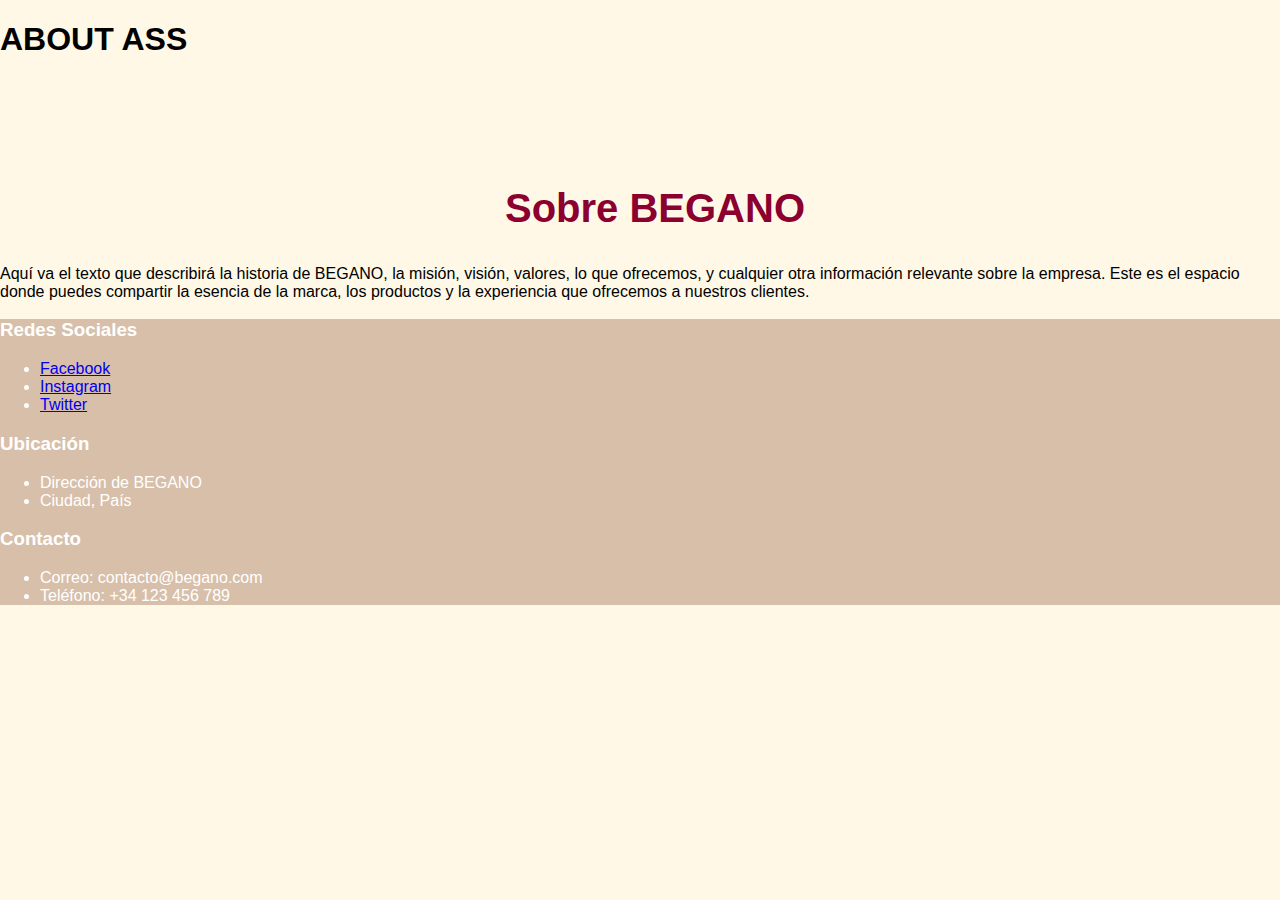
<file: about_us.html>
<!DOCTYPE html>
<html lang="es">
<head>
  <meta charset="UTF-8" />
  <meta name="viewport" content="width=device-width, initial-scale=1.0"/>
  <title>Sobre Nosotros - BEGANO</title>
  <link rel="stylesheet" href="CSS/style.css"/>
</head>
<body>
  <header>
    <h1>ABOUT ASS</h1>
  </header>

  <!-- Contenedor de "Sobre Nosotros" -->
  <section class="about-us">
    <div class="about-us-box">
      <h2>Sobre BEGANO</h2>
      <p>
        Aquí va el texto que describirá la historia de BEGANO, la misión, visión, valores, lo que ofrecemos,
        y cualquier otra información relevante sobre la empresa. Este es el espacio donde puedes compartir la
        esencia de la marca, los productos y la experiencia que ofrecemos a nuestros clientes.
      </p>
    </div>
  </section>

  <!-- Footer -->
  <footer class="footer-nube">
    <div class="footer-contenido">
      <div class="footer-seccion">
        <h3>Redes Sociales</h3>
        <ul>
          <li><a href="#">Facebook</a></li>
          <li><a href="#">Instagram</a></li>
          <li><a href="#">Twitter</a></li>
        </ul>
      </div>
      <div class="footer-seccion">
        <h3>Ubicación</h3>
        <ul>
          <li>Dirección de BEGANO</li>
          <li>Ciudad, País</li>
        </ul>
      </div>
      <div class="footer-seccion">
        <h3>Contacto</h3>
        <ul>
          <li>Correo: contacto@begano.com</li>
          <li>Teléfono: +34 123 456 789</li>
        </ul>
      </div>
    </div>
  </footer>

</body>
</html>
</file>
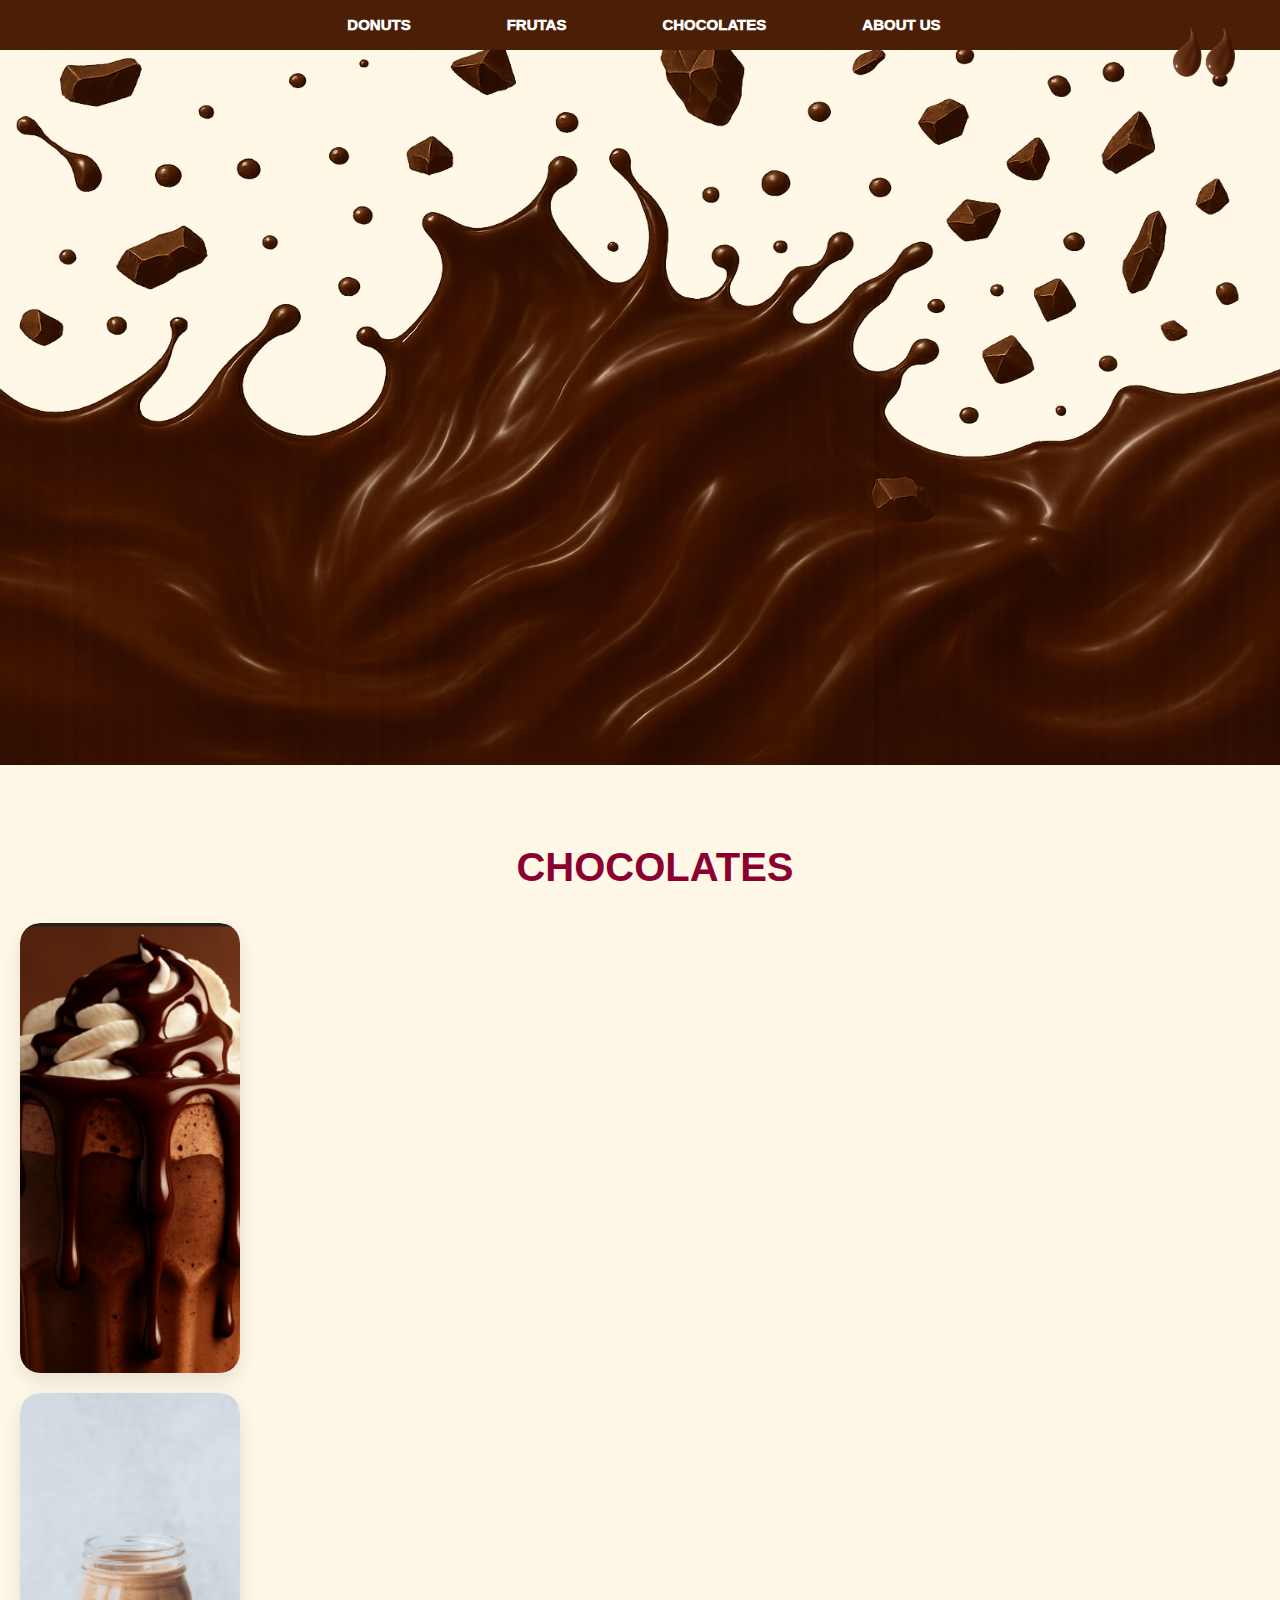
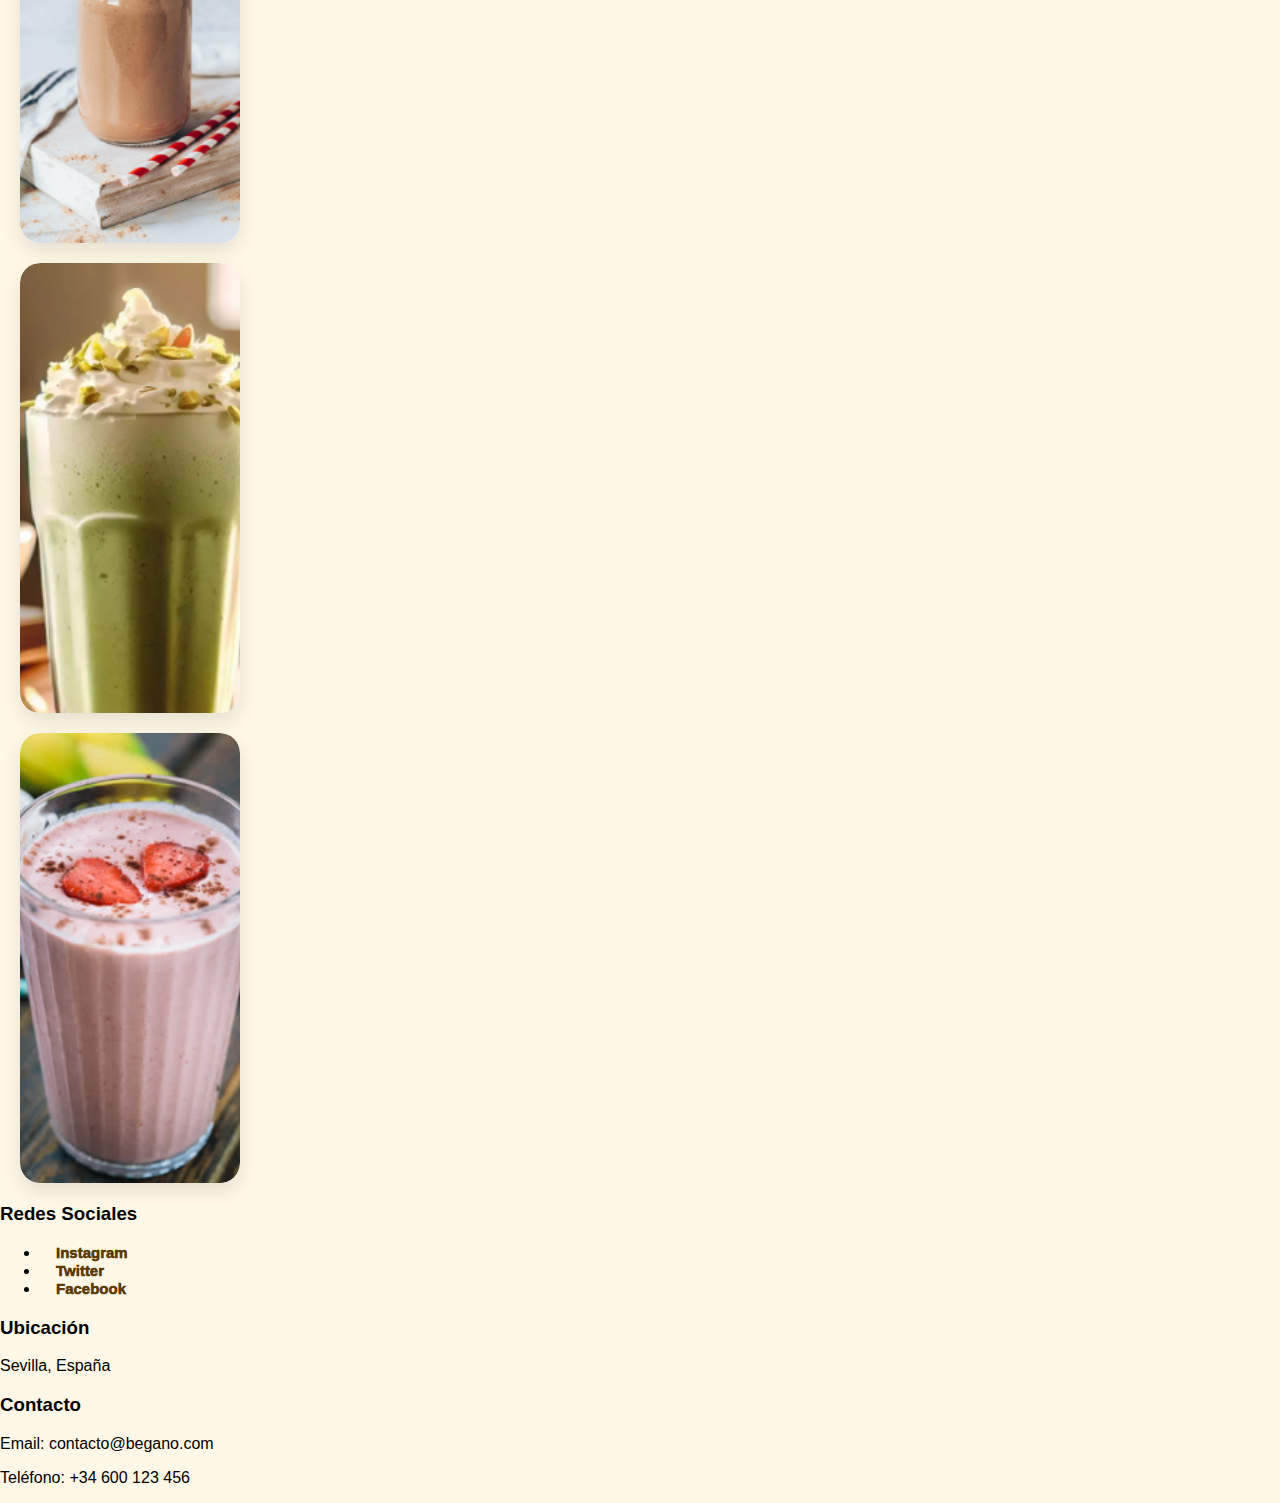
<file: chocolates.html>
<!DOCTYPE html>
<html lang="es">
<head>
  <meta charset="UTF-8" />
  <meta name="viewport" content="width=device-width, initial-scale=1.0"/>
  <title>Drips</title>
  <link rel="stylesheet" href="CSS/style2.css"/>
</head>
<body>
  <nav class="nav">
    <ul>
      <li><a href="donuts.html">DONUTS</a></li>
      <li><a href="frutas.html">FRUTAS</a></li>
      <li><a href="chocolates.html">CHOCOLATES</a></li>
      <li><a href="about_us.html">ABOUT US</a></li>
    </ul>
    <a href="index.html">
      <img src="Recursos/logo.png" alt="Logo" class="logo"/>
    </a>
  </nav>
  
  <section class="banner1">
    <img src="Recursos/Chocolates/bannerChocolate.png" alt="chocolate" class="banner1">
  </section>

  <h2>CHOCOLATES</h2>

  <section class="galeria">
    <div class="caja">
      <img src="Recursos/Chocolates/Batidochocolates.PNG" alt="Batido de chocolate">
      <div class="descripcion">Chocolate con topping de almendras</div>
    </div>
    <div class="caja">
      <img src="Recursos/Chocolates/Batidoveganoalmendras.PNG" alt="Batido vegano de almendras">
      <div class="descripcion">Batido vegano de almendras</div>
    </div>
    <div class="caja">
      <img src="Recursos/Chocolates/Batidopistacho.PNG" alt="Batido de pistacho">
      <div class="descripcion">Batido de pistacho</div>
    </div>
    <div class="caja">
      <img src="Recursos/Chocolates/Batidofresaplatano.PNG" alt="Batido de fresa y plátano">
      <div class="descripcion">Batido de fresa y plátano</div>
    </div>
  </section>
</body>
<footer class="footer-nube">
  <div class="footer-contenido">
    <div class="footer-seccion">
      <h3>Redes Sociales</h3>
      <ul>
        <li><a href="#">Instagram</a></li>
        <li><a href="#">Twitter</a></li>
        <li><a href="#">Facebook</a></li>
      </ul>
    </div>
    <div class="footer-seccion">
      <h3>Ubicación</h3>
      <p>Sevilla, España</p>
    </div>
    <div class="footer-seccion">
      <h3>Contacto</h3>
      <p>Email: contacto@begano.com</p>
      <p>Teléfono: +34 600 123 456</p>
    </div>
  </div>
</footer>
</html>
</file>
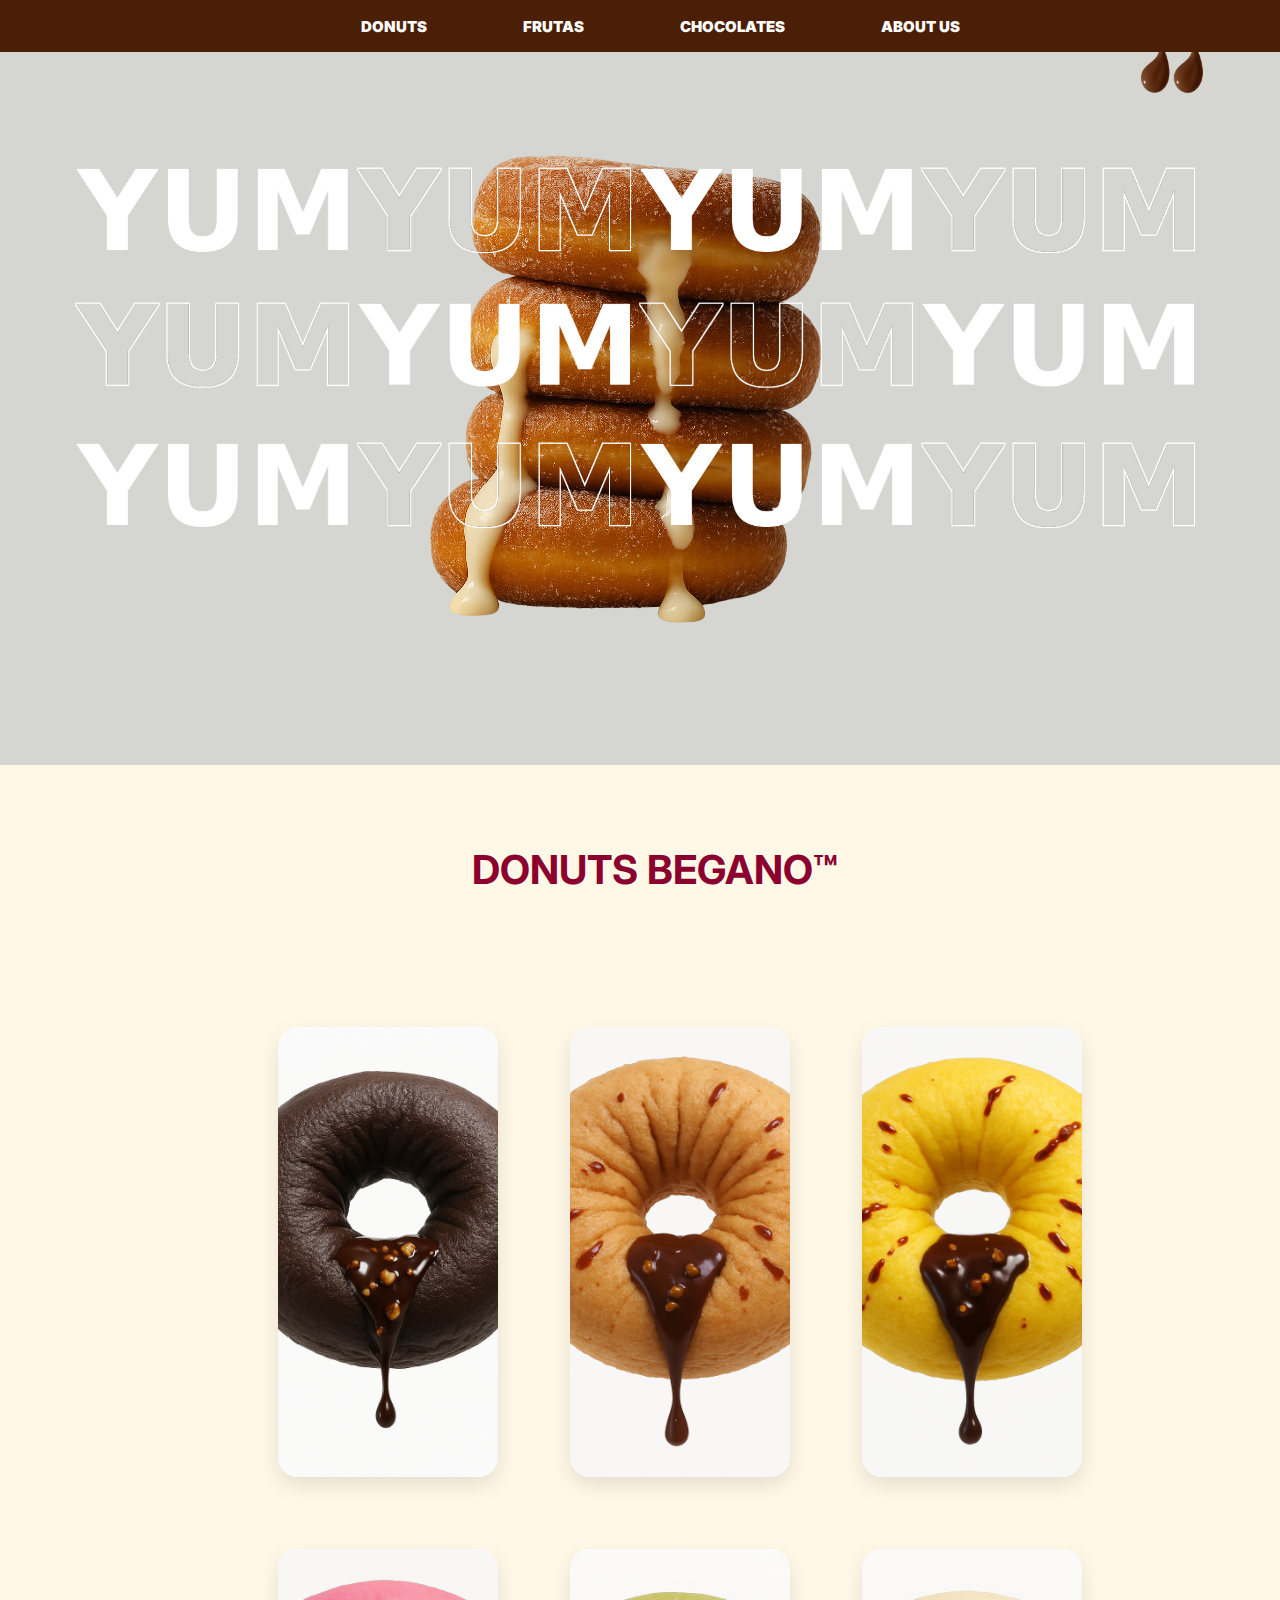
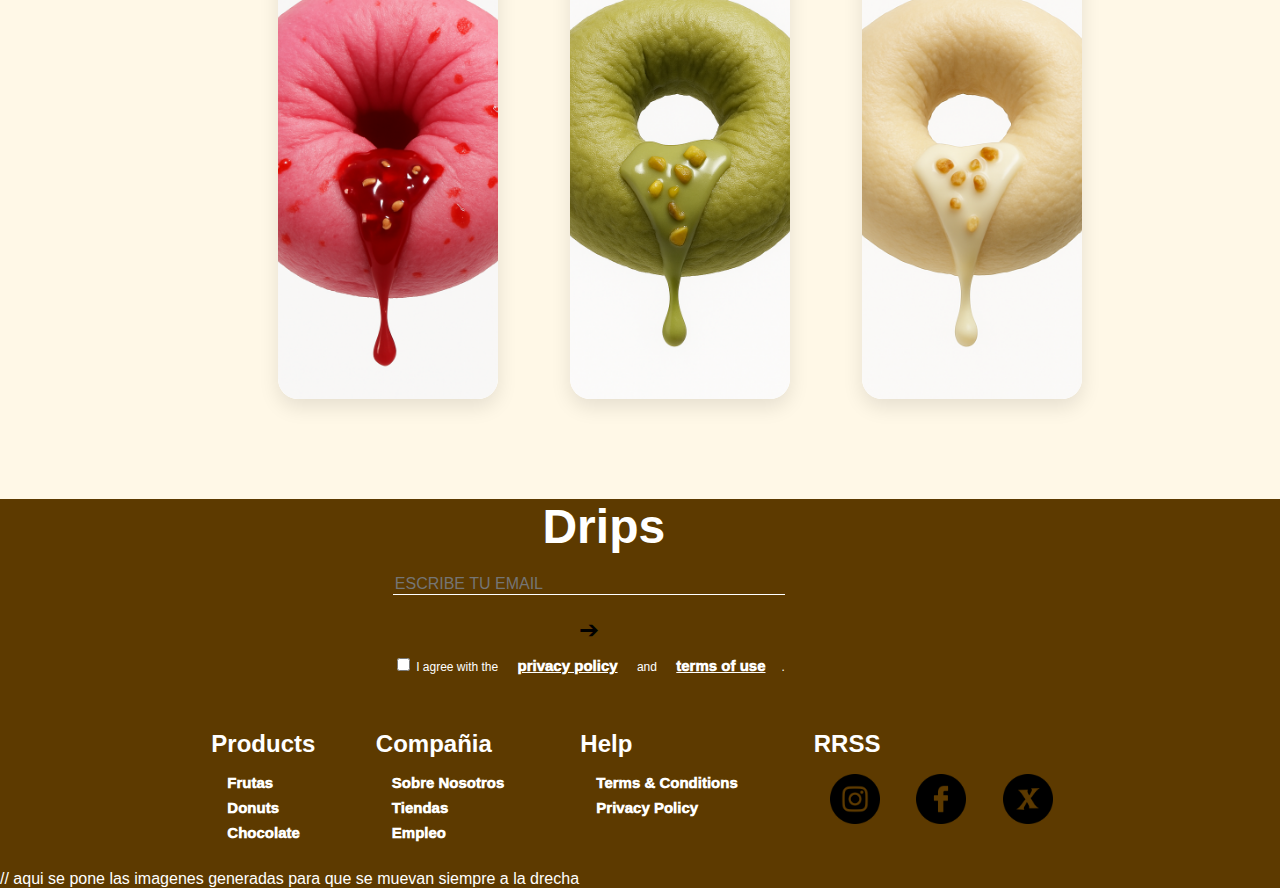
<file: donuts.html>
<!DOCTYPE html>
<html lang="es">
<head>
  <meta charset="UTF-8" />
  <meta name="viewport" content="width=device-width, initial-scale=1.0"/>
  <title>DRIPS</title>
  <link href="https://fonts.googleapis.com/css2?family=Inter:ital,opsz,wght@0,14..32,100..900;1,14..32,100..900&family=Playfair+Display:ital,wght@0,400..900;1,400..900&display=swap" rel="stylesheet">
  <link rel="stylesheet" href="CSS/style2.css"/>
</head>
<body>

  
  <nav class="nav">
    <ul>
      <li><a href="donuts.html">DONUTS</a></li>
      <li><a href="frutas.html">FRUTAS</a></li>
      <li><a href="chocolates.html">CHOCOLATES</a></li>
      <li><a href="SobreNosotros.html">ABOUT US</a></li>
    </ul>
  </nav>
  

  <div class="flip-container">
    <div class="flip-card">
      <div class="flip-front">
        <a href="index.html">
          <img src="Recursos/logo.png" alt="Logo" class="logo"/>
        </a>
      </div>
      <div class="flip-back">
        <a href="index.html">INICIO</a>
      </div>
    </div>
  </div>


  <section class="bannerdonnut">
    <div class="donuts-container">
      <img src="Recursos/Donuts/donutsBanner.png" alt="donuts" class="donuts">
      <img src="Recursos/Donuts/YUM1.png" alt="yum1" class="yum yum1">
      <img src="Recursos/Donuts/YUM2.png" alt="yum2" class="yum yum2">
      <img src="Recursos/Donuts/YUM1.png" alt="yum1" class="yum yum3">
    </div>
  </section>
  
  <h2>DONUTS BEGANO™</h2>

  <div class="items">
   
  <div class="caja">
    <div class="tarjeta">
      <div class="cara cara-delante">
        <img src="Recursos/Donuts/chocoDonut.png" alt="chocoDonut">
      </div>
      <div class="cara cara-detras">
        <div class="descripcion">DONUT CHOCOLATE BEGANO™</div>
      </div>
    </div>
  </div>

  <div class="caja">
    <div class="tarjeta">
      <div class="cara cara-delante">
        <img src="Recursos/Donuts/carameloDonut.png" alt="carameloDonut">
      </div>
      <div class="cara cara-detras">
        <div class="descripcion">DONUT CARAMELO BEGANO™</div>
      </div>
    </div>
  </div>

  <div class="caja">
    <div class="tarjeta">
      <div class="cara cara-delante">
        <img src="Recursos/Donuts/limonDonut.png" alt="limonDonut">
      </div>
      <div class="cara cara-detras">
        <div class="descripcion">DONUT LIMÓN BEGANO™</div>
      </div>
    </div>
  </div>

  <div class="caja">
    <div class="tarjeta">
      <div class="cara cara-delante">
        <img src="Recursos/Donuts/fresaDonut.png" alt="fresaDonut">
      </div>
      <div class="cara cara-detras">
        <div class="descripcion">DONUT FRESA BEGANO™</div>
      </div>
    </div>
  </div>

  <div class="caja">
    <div class="tarjeta">
      <div class="cara cara-delante">
        <img src="Recursos/Donuts/pistachoDonut.png" alt="pistachoDonut">
      </div>
      <div class="cara cara-detras">
        <div class="descripcion">DONUT PISTACHO BEGANO™</div>
      </div>
    </div>
  </div>
  
  <div class="caja">
    <div class="tarjeta">
      <div class="cara cara-delante">
        <img src="Recursos/Donuts/vainillaDonut.png" alt="vainillaDonut">
      </div>
      <div class="cara cara-detras">
        <div class="descripcion">DONUT VAINILLA BEGANO™</div>
      </div>
    </div>
  </div>
</div>
</body>


<footer class="footer">
  <div class="footer-content">
    <div class="newsletter">
      <h2>Drips</h2>
      <form>
        <input type="email" placeholder="ESCRIBE TU EMAIL">
        <button type="submit">➔</button>
        <div class="checkbox">
          <input type="checkbox" id="privacy">
          <label for="privacy">I agree with the <a href="#">privacy policy</a> and <a href="#">terms of use</a>.</label>
        </div>
      </form>
     
    </div>
 
    <div class="footer-links">
      <div class="column">
        <h3>Products</h3>
        <ul>
          <li><a href="#">Frutas</a></li>
          <li><a href="#">Donuts</a></li>
          <li><a href="#">Chocolate</a></li>

        </ul>
      </div>

      <div class="column">
        <h3>Compañia</h3>
        <ul>
          <li><a href="#">Sobre Nosotros</a></li>
          <li><a href="#">Tiendas</a></li>
          <li><a href="#">Empleo</a></li>
        </ul>
      </div>

      <div class="column">
        <h3>Help</h3>
        <ul>
          <li><a href="#">Terms & Conditions</a></li>
          <li><a href="#">Privacy Policy</a></li>
        </ul>
      </div>

      <div class="column">
        <h3>RRSS</h3>
        <ul>
          <a href="#"><img src="Recursos/i.png" alt="Instagram"></a>
          <a href="#"><img src="Recursos/f.png" alt="Facebook"></a>
          <a href="#"><img src="Recursos/X.png" alt="X"></a>
        </ul>
      </div>
    </div>
  </div>

  <div>
    // aqui se pone las imagenes generadas para que se muevan siempre a la drecha 
  </div>
</footer>

<script src="JAVASCRIPT/Script2.js"></script>
</html>
</file>
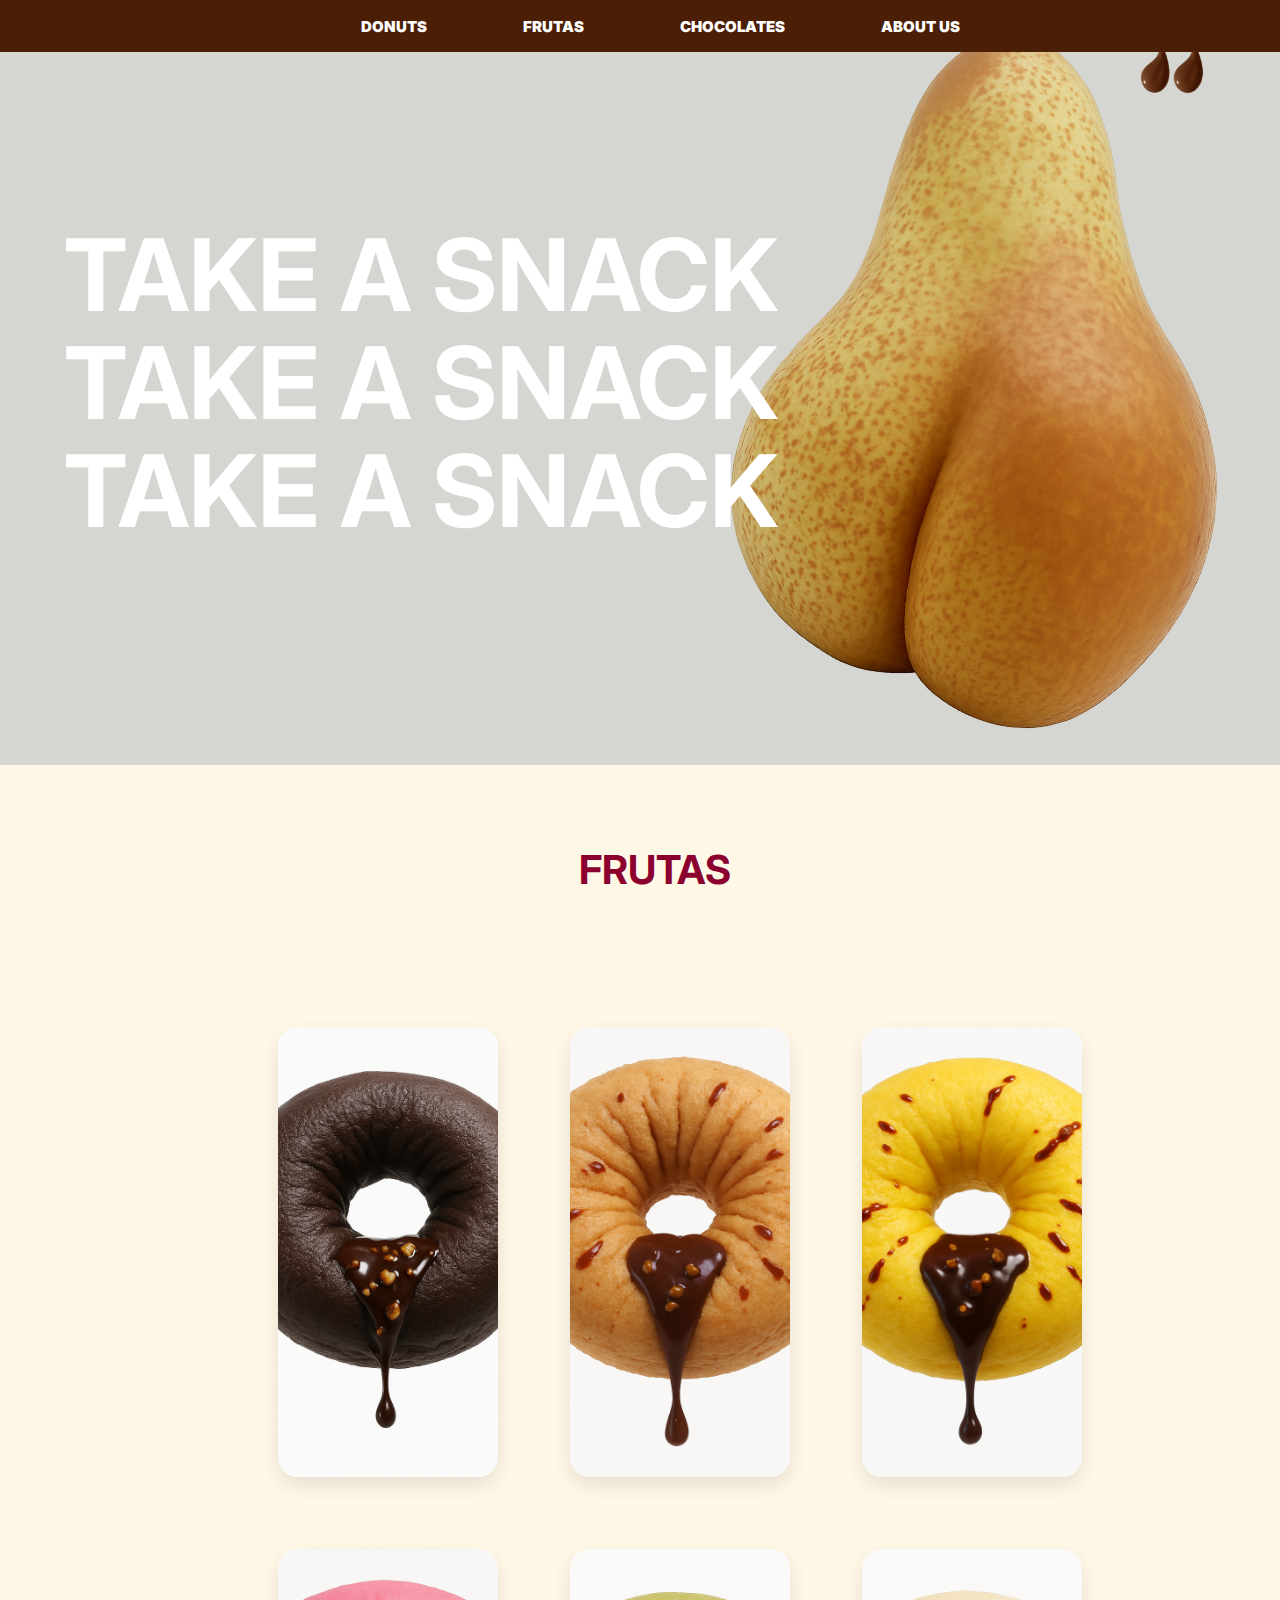
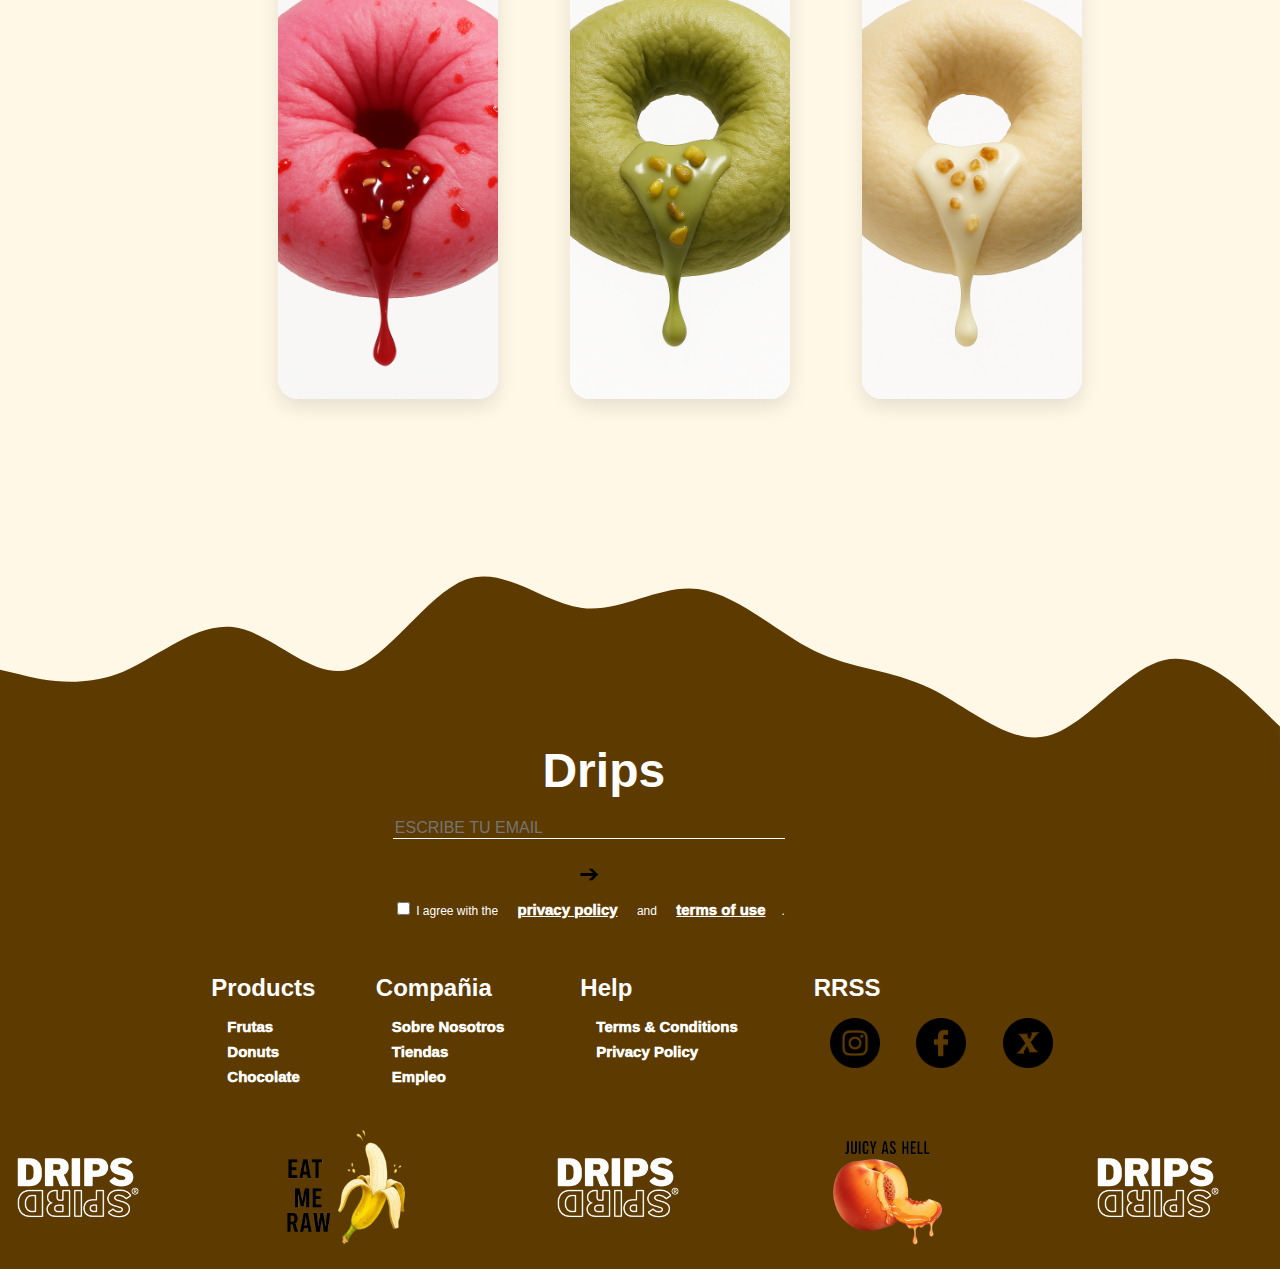
<file: frutas.html>
<!DOCTYPE html>
<html lang="es">
<head>
  <meta charset="UTF-8" />
  <meta name="viewport" content="width=device-width, initial-scale=1.0"/>
  <title>DRIPS</title>
  <link href="https://fonts.googleapis.com/css2?family=Inter:ital,opsz,wght@0,14..32,100..900;1,14..32,100..900&family=Playfair+Display:ital,wght@0,400..900;1,400..900&display=swap" rel="stylesheet">
  <link rel="stylesheet" href="CSS/style2.css"/>
</head>
<body>

  
  <nav class="nav">
    <ul>
      <li><a href="donuts.html">DONUTS</a></li>
      <li><a href="frutas.html">FRUTAS</a></li>
      <li><a href="chocolates.html">CHOCOLATES</a></li>
      <li><a href="SobreNosotros.html">ABOUT US</a></li>
    </ul>
  </nav>
  

  <div class="flip-container">
    <div class="flip-card">
      <div class="flip-front">
        <a href="index.html">
          <img src="Recursos/logo.png" alt="Logo" class="logo"/>
        </a>
      </div>
      <div class="flip-back">
        <a href="index.html">INICIO</a>
      </div>
    </div>
  </div>


  <section class="bannerfrutas">
    <div class="frutas-container">
      <img src="Recursos/Frutas/frutasBanner.png" alt="frutas" class="frutas">
      <div class="frutas-texto">
        <p>TAKE A SNACK</p>
        <p>TAKE A SNACK</p>
        <p>TAKE A SNACK</p>
      </div>
    </div>
  </section>
  
  <h2>FRUTAS</h2>

  <div class="items">
   
  <div class="caja">
    <div class="tarjeta">
      <div class="cara cara-delante">
        <img src="Recursos/Donuts/chocoDonut.png" alt="chocoDonut">
      </div>
      <div class="cara cara-detras">
        <div class="descripcion"><h4>MANDARINAS</h4> Deliciosa mandarina fresca y jugosa, ideal para disfrutar en cualquier momento del día. Su sabor dulce y refrescante la convierte en una opción perfecta para un snack saludable.</div>
      </div>
    </div>
  </div>

  <div class="caja">
    <div class="tarjeta">
      <div class="cara cara-delante">
        <img src="Recursos/Donuts/carameloDonut.png" alt="carameloDonut">
      </div>
      <div class="cara cara-detras">
        <div class="descripcion"><h4>PLATANOS</h4>Fruta tropical de pulpa suave y dulce, rica en potasio, fibra y vitamina B6. Su sabor cremoso lo hace ideal para consumir solo, en batidos o como endulzante natural en recetas veganas.

        </div>
      </div>
    </div>
  </div>

  <div class="caja">
    <div class="tarjeta">
      <div class="cara cara-delante">
        <img src="Recursos/Donuts/limonDonut.png" alt="limonDonut">
      </div>
      <div class="cara cara-detras">
        <div class="descripcion"><h4>PERAS</h4>Fruta jugosa y delicadamente dulce, con pulpa suave y refrescante. Rica en fibra, antioxidantes y vitamina C, es ideal para consumir fresca, en ensaladas o postres naturales.</div>
      </div>
    </div>
  </div>

  <div class="caja">
    <div class="tarjeta">
      <div class="cara cara-delante">
        <img src="Recursos/Donuts/fresaDonut.png" alt="fresaDonut">
      </div>
      <div class="cara cara-detras">
        <div class="descripcion"><h4>FRESAS</h4>Fruta pequeña y aromática, de sabor dulce con un toque ácido. Rica en vitamina C, antioxidantes y agua, es perfecta para consumir fresca, en smoothies, postres o ensaladas.</div>
      </div>
    </div>
  </div>

  <div class="caja">
    <div class="tarjeta">
      <div class="cara cara-delante">
        <img src="Recursos/Donuts/pistachoDonut.png" alt="pistachoDonut">
      </div>
      <div class="cara cara-detras">
        <div class="descripcion"><h4>PIÑAS</h4>Fruta tropical de sabor intenso, dulce y ligeramente ácido. Su pulpa jugosa es rica en vitamina C, bromelina y antioxidantes, ideal para refrescar y apoyar la digestión de forma natural.</div>
      </div>
    </div>
  </div>
  
  <div class="caja">
    <div class="tarjeta">
      <div class="cara cara-delante">
        <img src="Recursos/Donuts/vainillaDonut.png" alt="vainillaDonut">
      </div>
      <div class="cara cara-detras">
        <div class="descripcion"><h4>MELON</h4>Fruta refrescante y jugosa, con un sabor dulce y suave. Rica en agua, vitamina C y antioxidantes, es perfecta para hidratarse en días calurosos o disfrutar en ensaladas y batidos.</div>
      </div>
    </div>
  </div>
</div>
<svg xmlns="http://www.w3.org/2000/svg" viewBox="0 0 1440 320"><path fill="#5d3a00" fill-opacity="1" d="M0,192L21.8,197.3C43.6,203,87,213,131,197.3C174.5,181,218,139,262,144C305.5,149,349,203,393,192C436.4,181,480,107,524,90.7C567.3,75,611,117,655,122.7C698.2,128,742,96,785,101.3C829.1,107,873,149,916,170.7C960,192,1004,192,1047,213.3C1090.9,235,1135,277,1178,266.7C1221.8,256,1265,192,1309,181.3C1352.7,171,1396,213,1418,234.7L1440,256L1440,320L1418.2,320C1396.4,320,1353,320,1309,320C1265.5,320,1222,320,1178,320C1134.5,320,1091,320,1047,320C1003.6,320,960,320,916,320C872.7,320,829,320,785,320C741.8,320,698,320,655,320C610.9,320,567,320,524,320C480,320,436,320,393,320C349.1,320,305,320,262,320C218.2,320,175,320,131,320C87.3,320,44,320,22,320L0,320Z"></path></svg>
</body>


<footer class="footer">
  <div class="footer-content">
    <div class="newsletter">
      <h2>Drips</h2>
      <form>
        <input type="email" placeholder="ESCRIBE TU EMAIL">
        <button type="submit">➔</button>
        <div class="checkbox">
          <input type="checkbox" id="privacy">
          <label for="privacy">I agree with the <a href="#">privacy policy</a> and <a href="#">terms of use</a>.</label>
        </div>
      </form>
     
    </div>
 
    <div class="footer-links">
      <div class="column">
        <h3>Products</h3>
        <ul>
          <li><a href="#">Frutas</a></li>
          <li><a href="#">Donuts</a></li>
          <li><a href="#">Chocolate</a></li>

        </ul>
      </div>

      <div class="column">
        <h3>Compañia</h3>
        <ul>
          <li><a href="#">Sobre Nosotros</a></li>
          <li><a href="#">Tiendas</a></li>
          <li><a href="#">Empleo</a></li>
        </ul>
      </div>

      <div class="column">
        <h3>Help</h3>
        <ul>
          <li><a href="#">Terms & Conditions</a></li>
          <li><a href="#">Privacy Policy</a></li>
        </ul>
      </div>

      <div class="column">
        <h3>RRSS</h3>
        <ul>
          <a href="#"><img src="Recursos/i.png" alt="Instagram"></a>
          <a href="#"><img src="Recursos/f.png" alt="Facebook"></a>
          <a href="#"><img src="Recursos/X.png" alt="X"></a>
        </ul>
      </div>
    </div>
  </div>

  <div class="marquee">
    <div class="marquee-track">
      <span class="abajo"><img src="Recursos/dripsBlanco.png" alt=""><img src="Recursos/bananaGod.png" alt=""><img src="Recursos/dripsBlanco.png" alt=""><img src="Recursos/duranovich.png" alt=""><img src="Recursos/dripsBlanco.png" alt=""><img src="Recursos/frexo.png" alt=""></span>
      <span class="abajo"><img src="Recursos/dripsBlanco.png" alt=""><img src="Recursos/bananaGod.png" alt=""><img src="Recursos/dripsBlanco.png" alt=""><img src="Recursos/duranovich.png" alt=""><img src="Recursos/dripsBlanco.png" alt=""><img src="Recursos/frexo.png" alt=""></span>
    </div>
  </div>     
</footer>

<script src="JAVASCRIPT/Script3.js"></script>
</html>
<script src="JAVASCRIPT/Script3.js"></script>
</html>
</file>
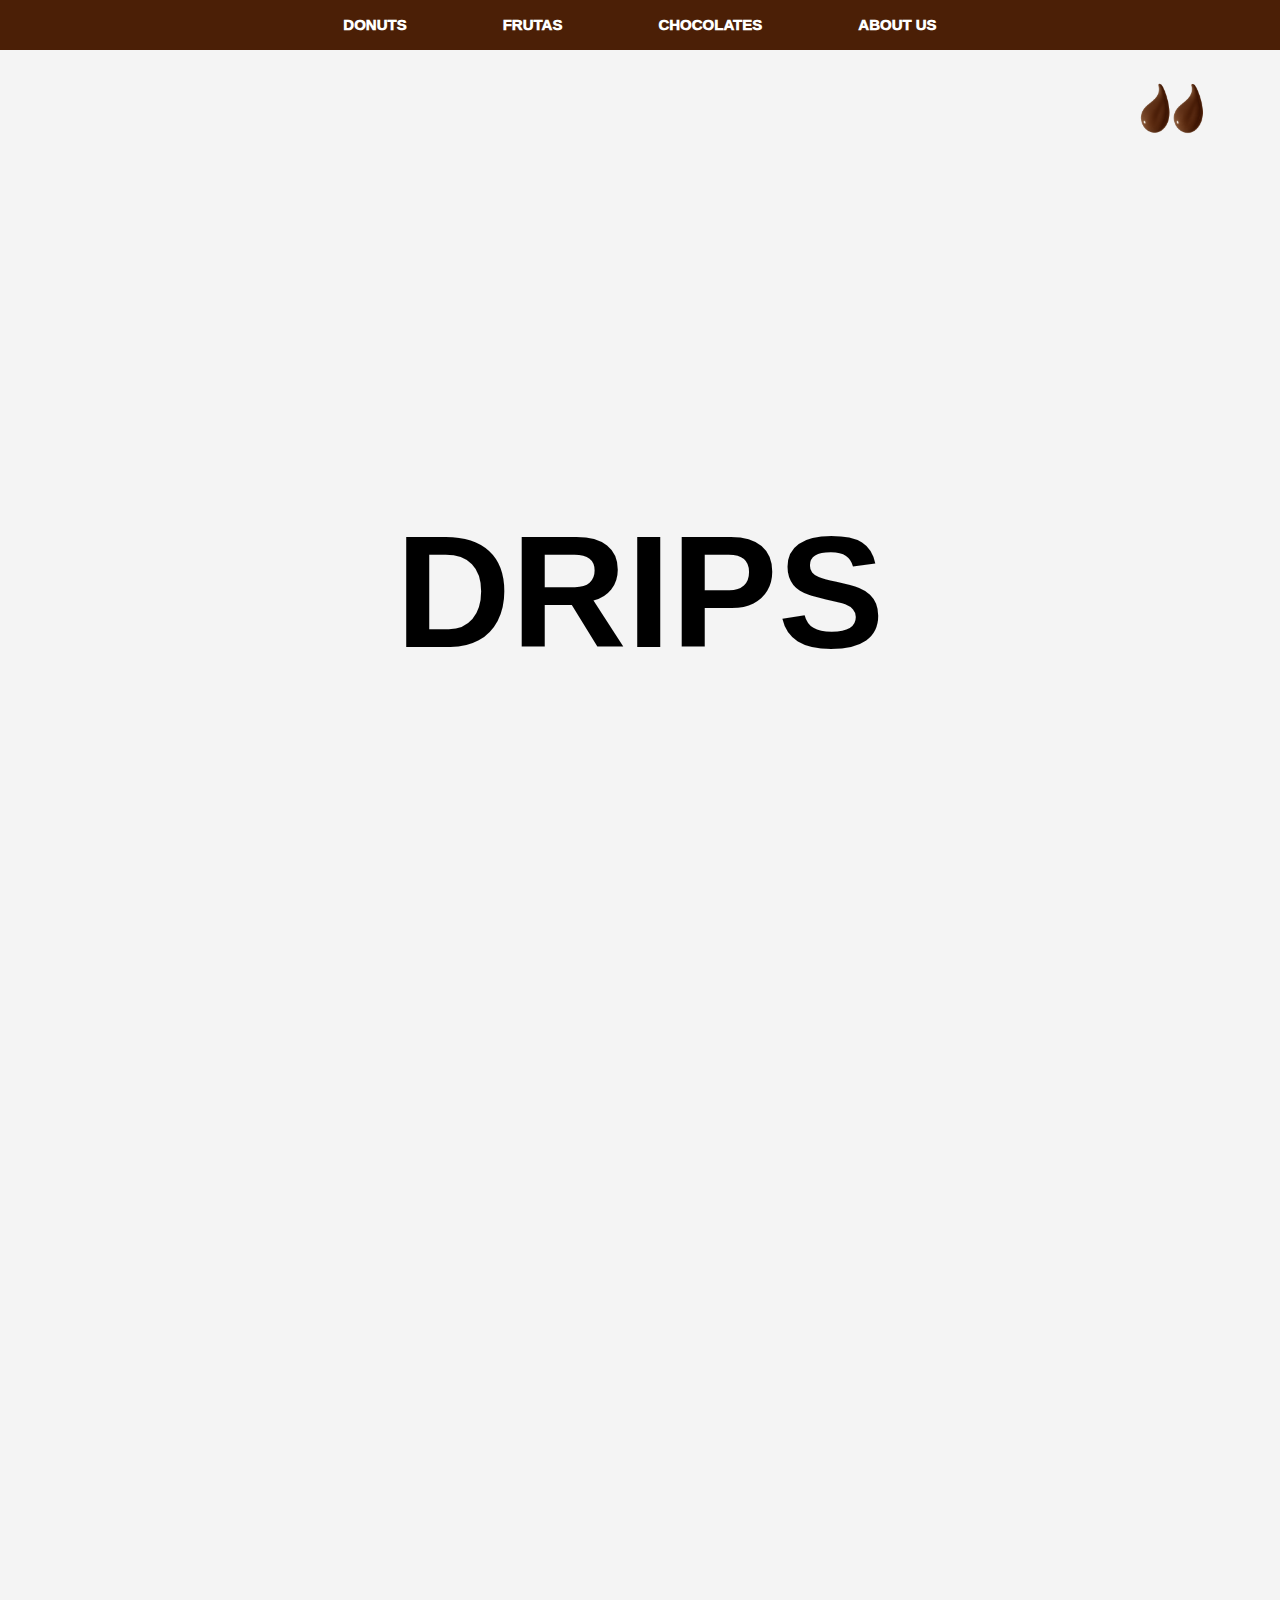
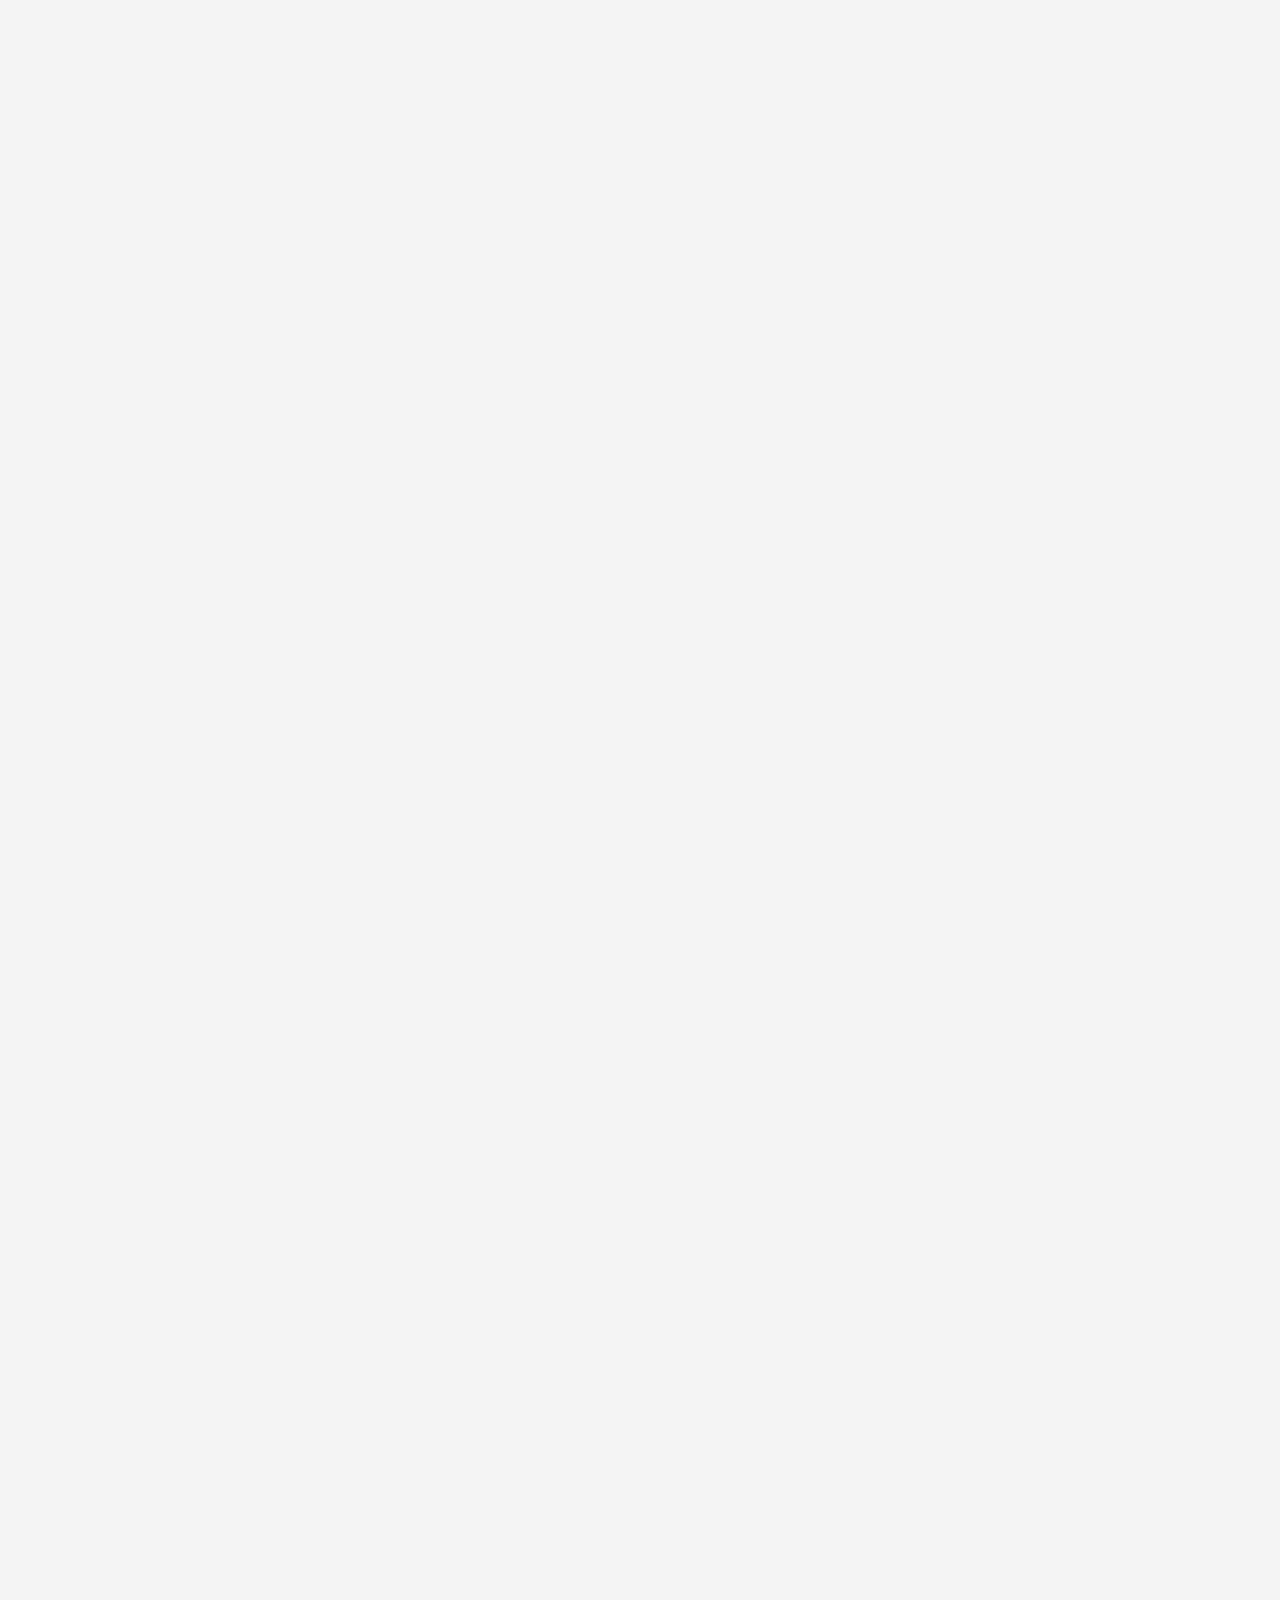
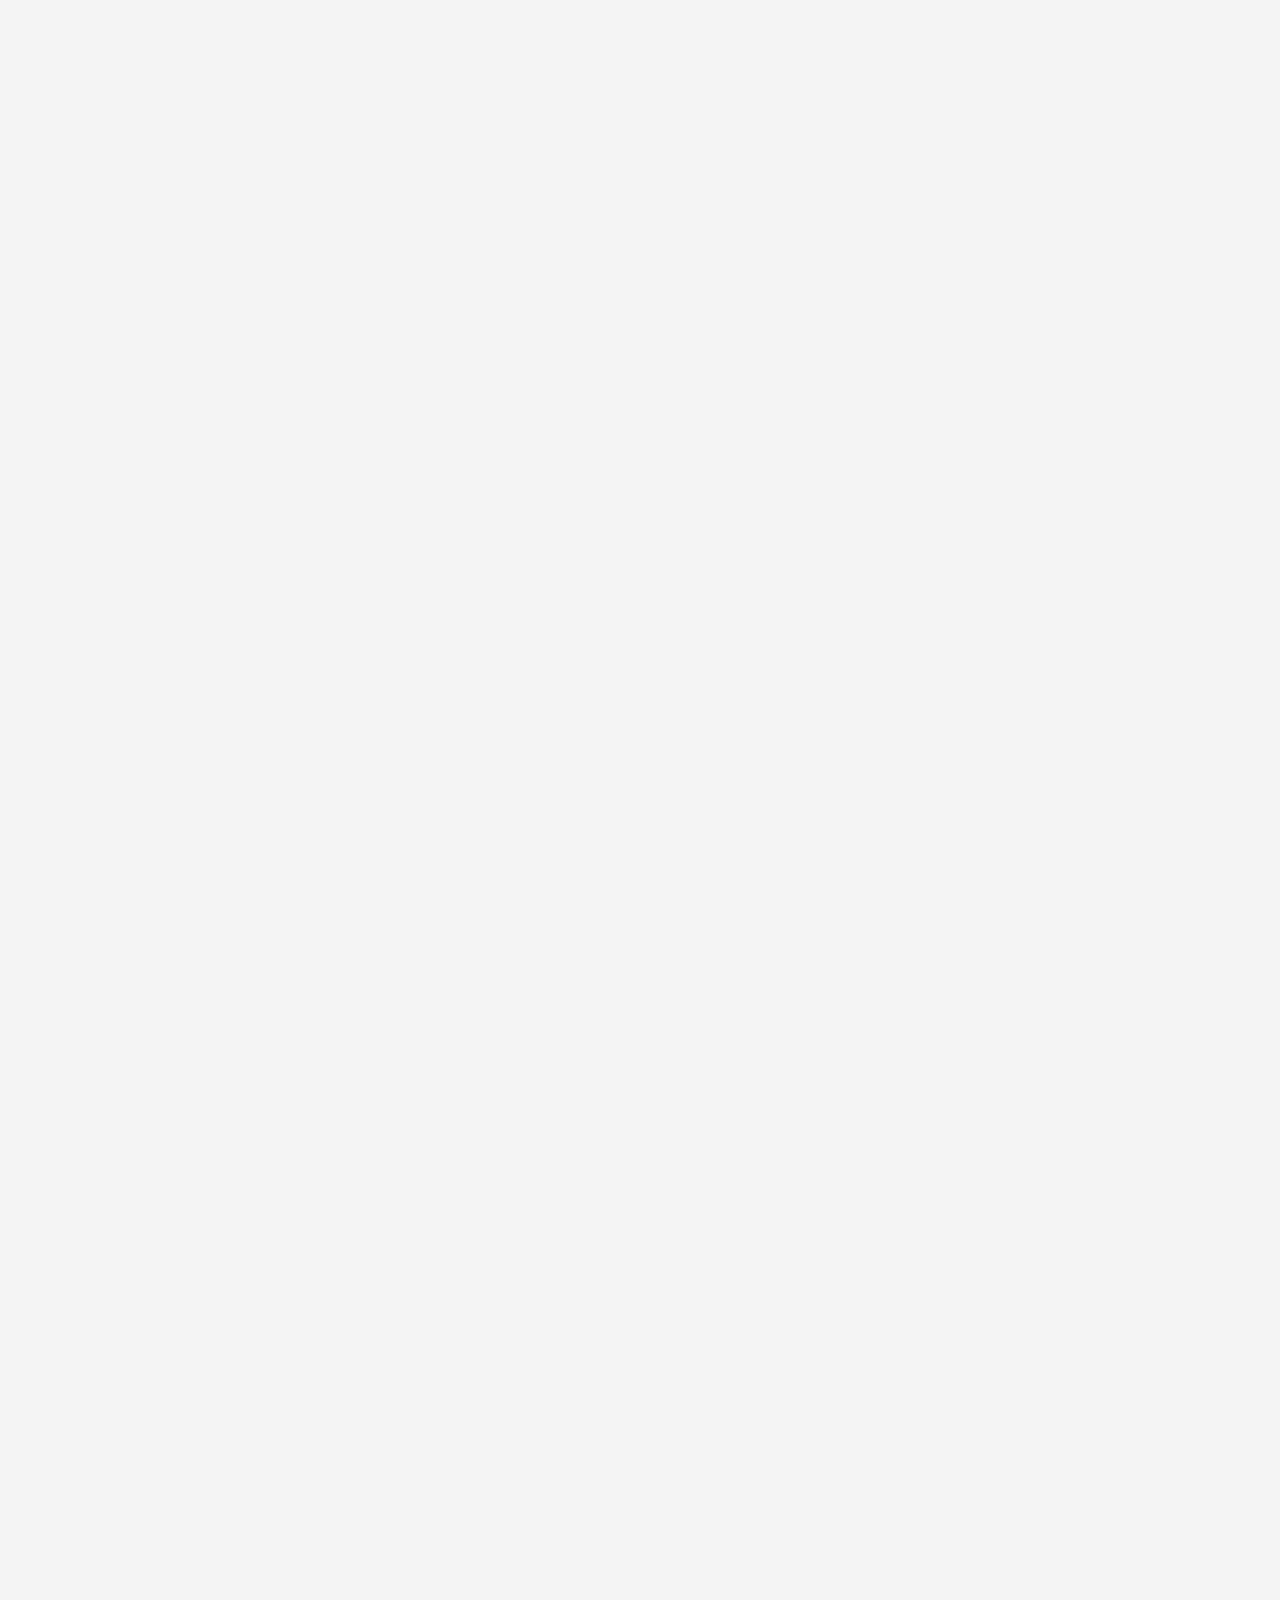
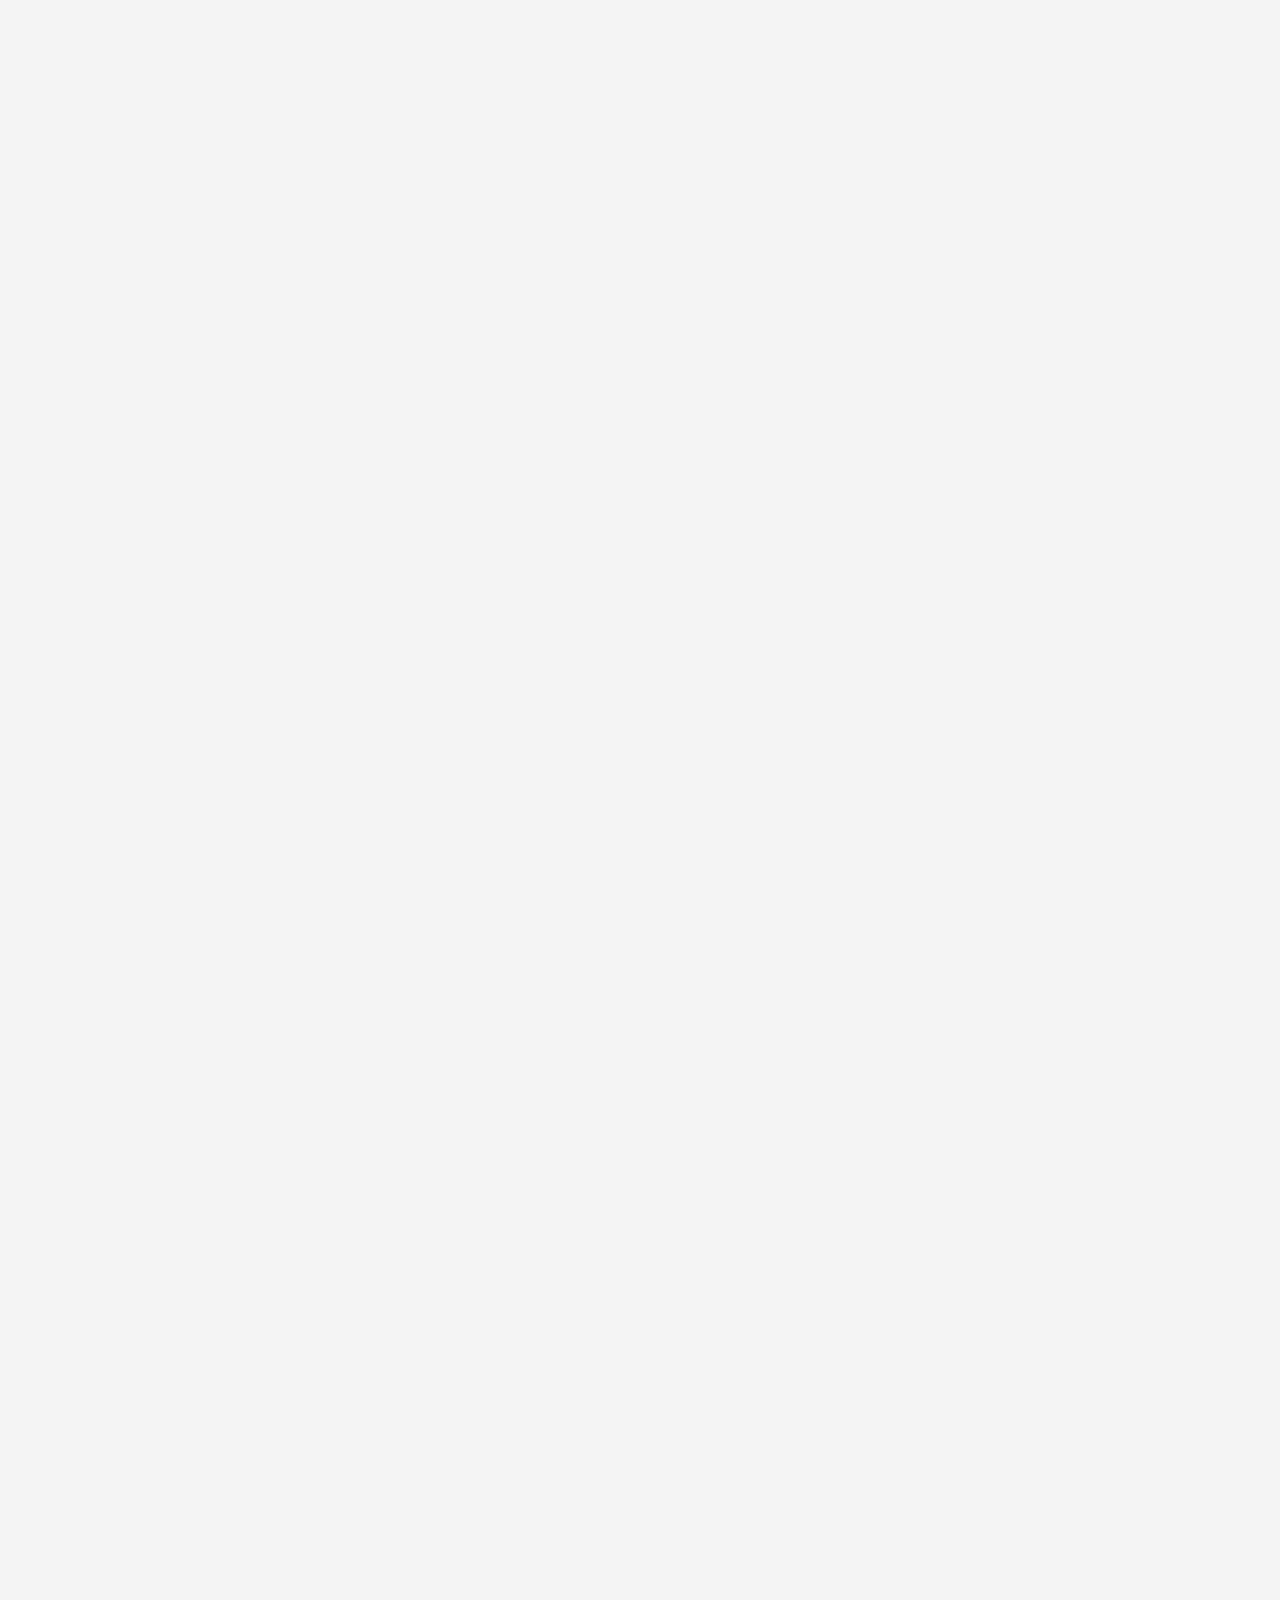
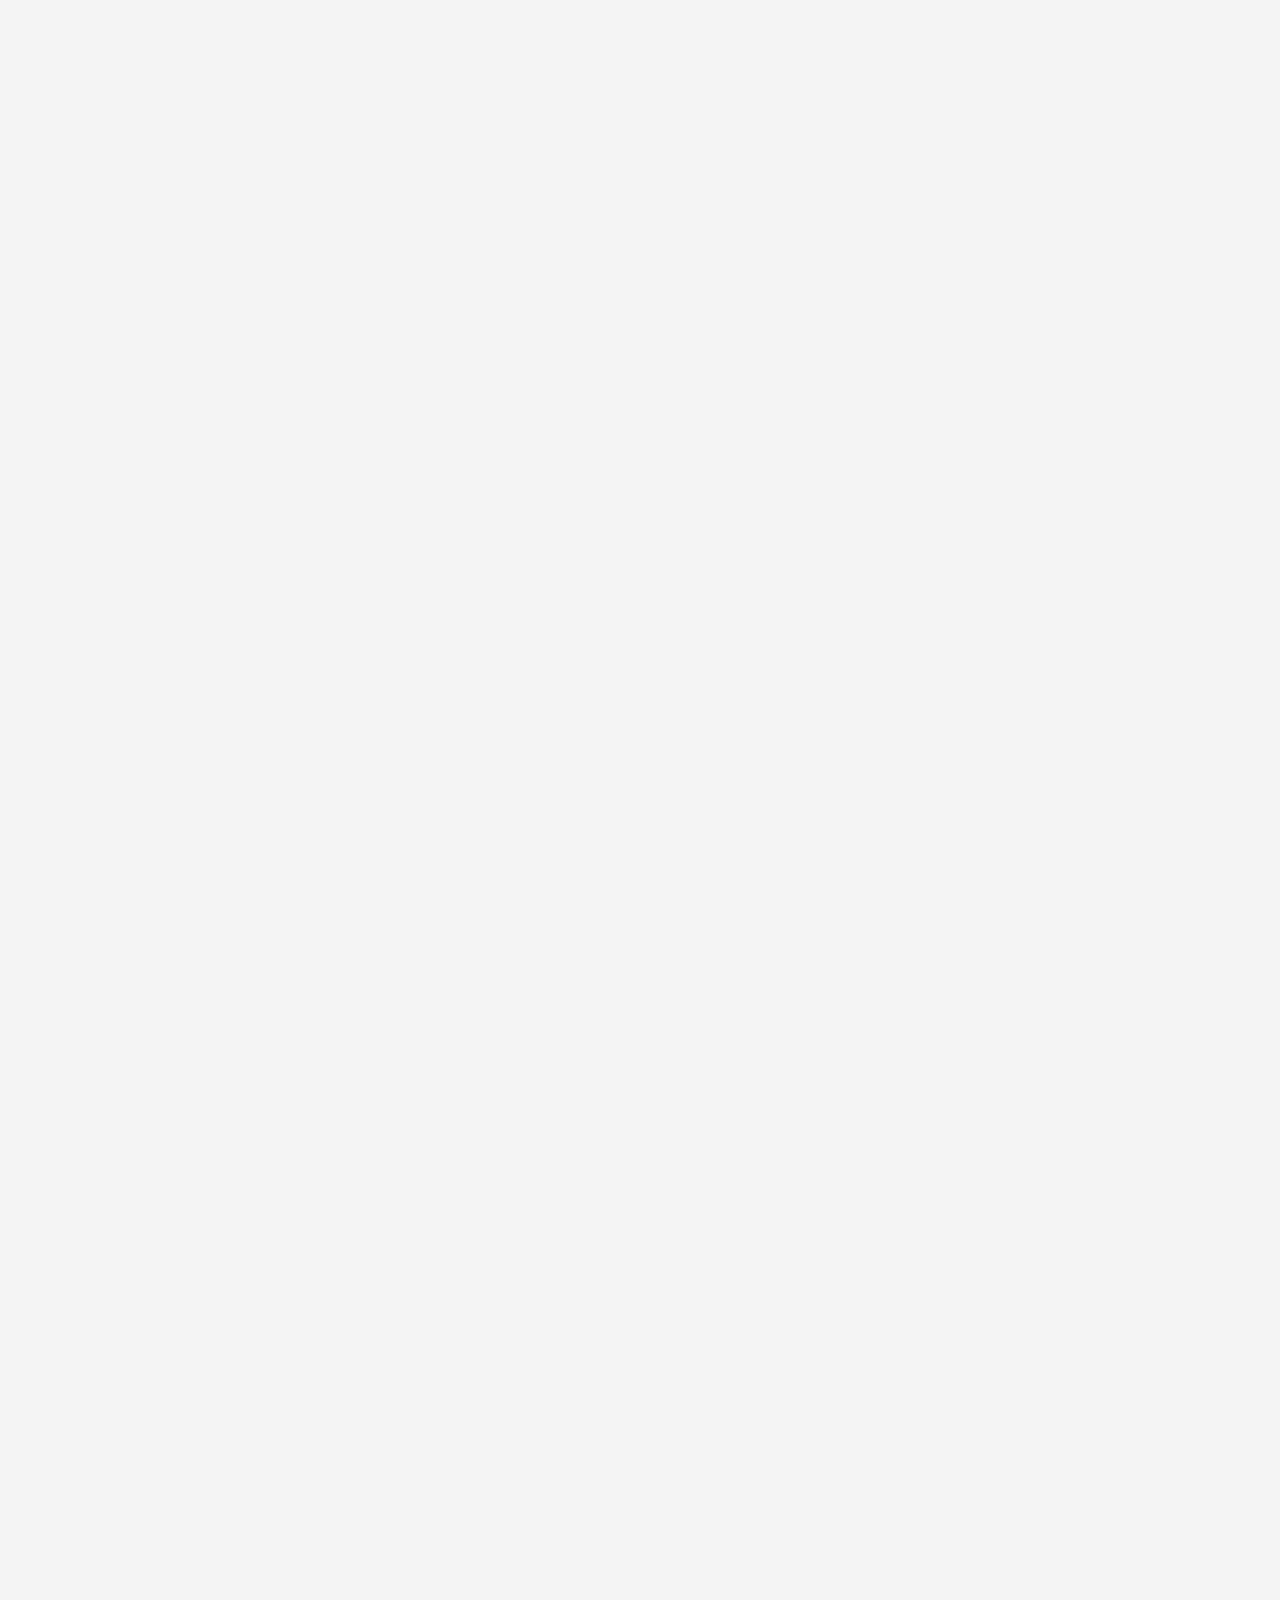
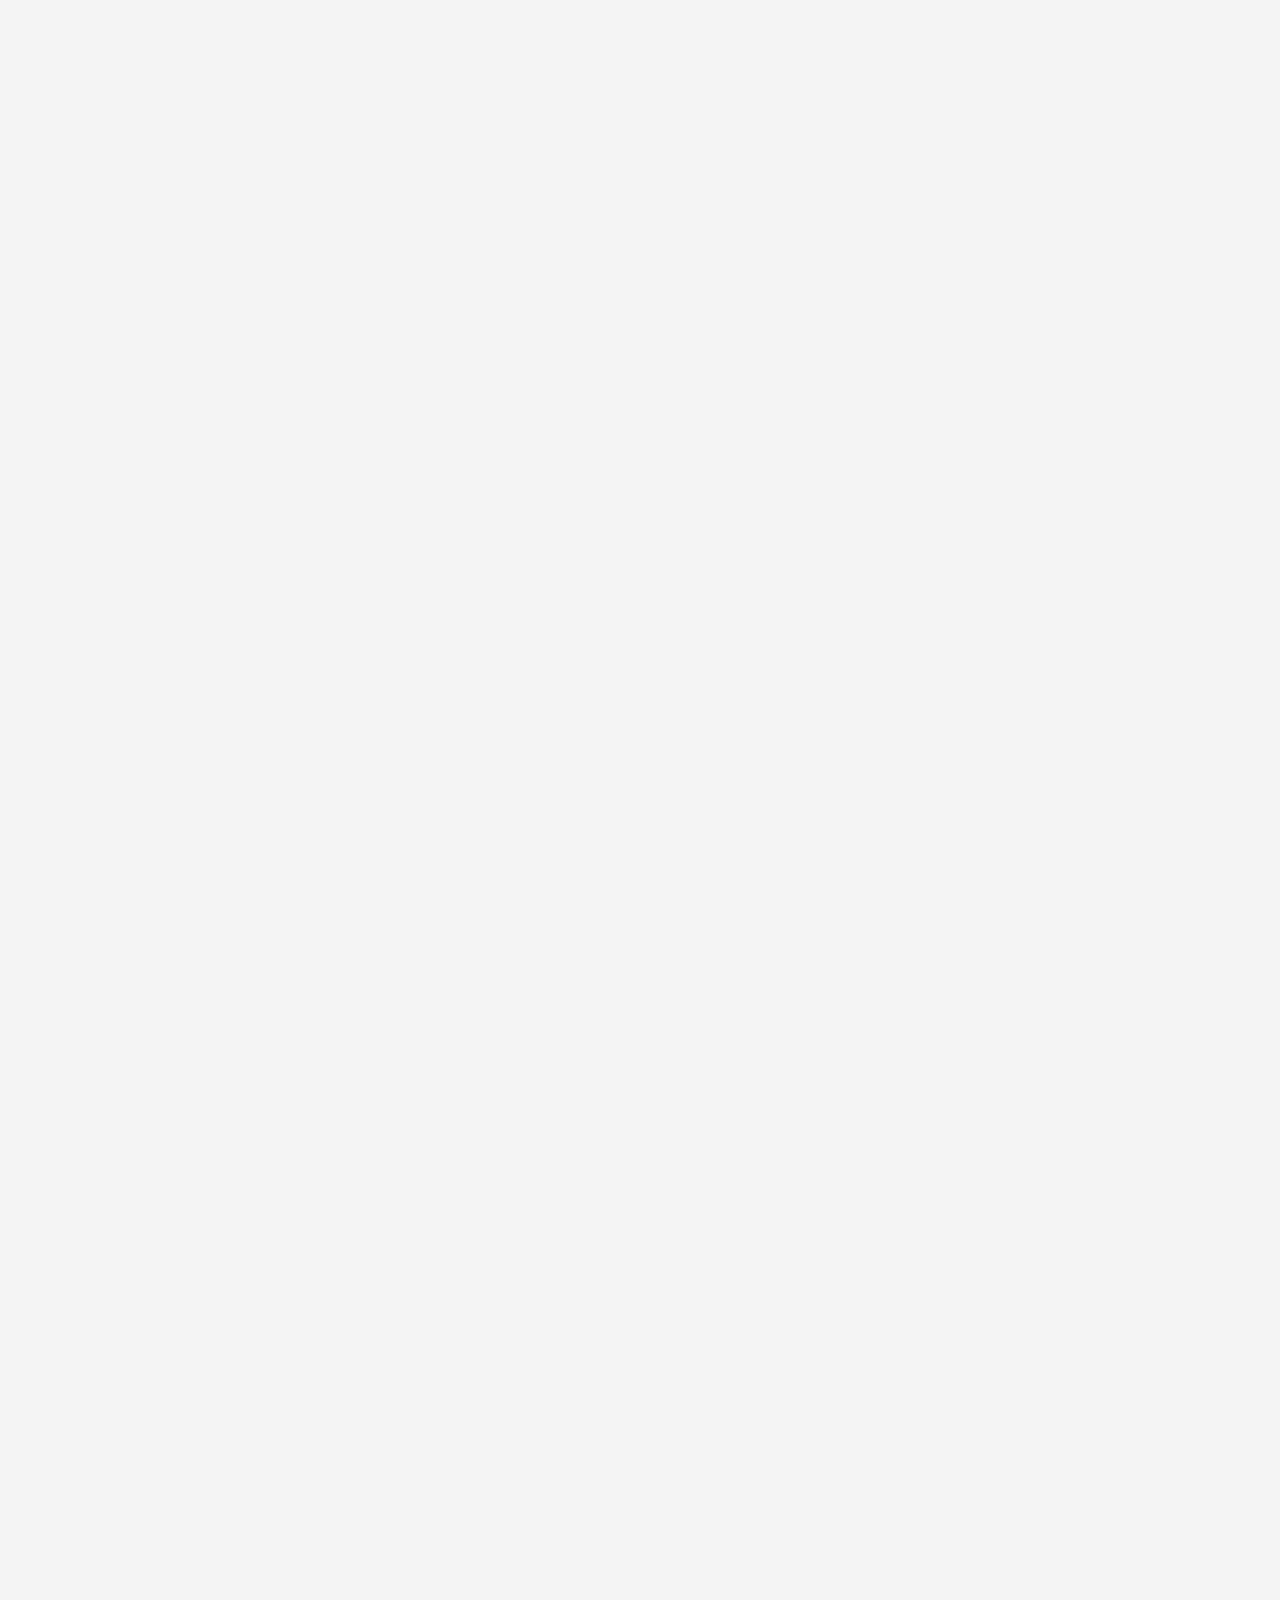
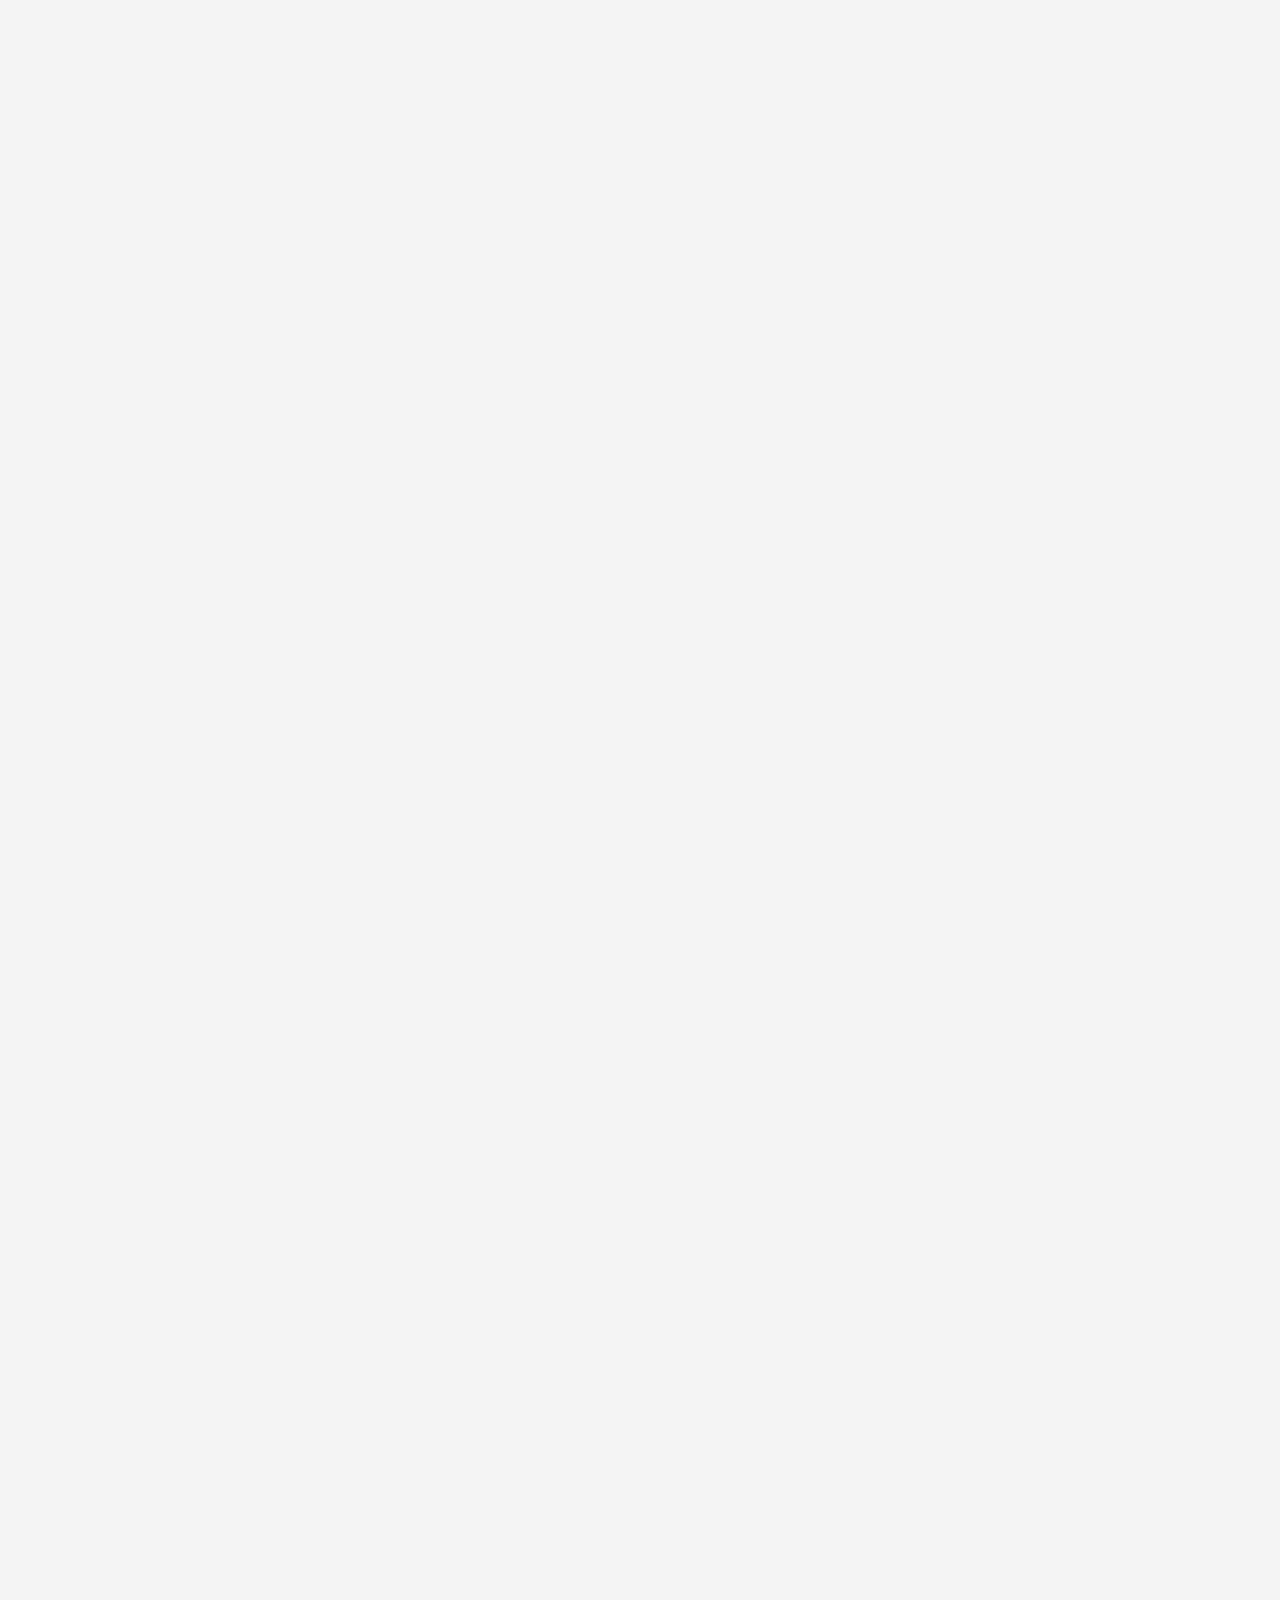
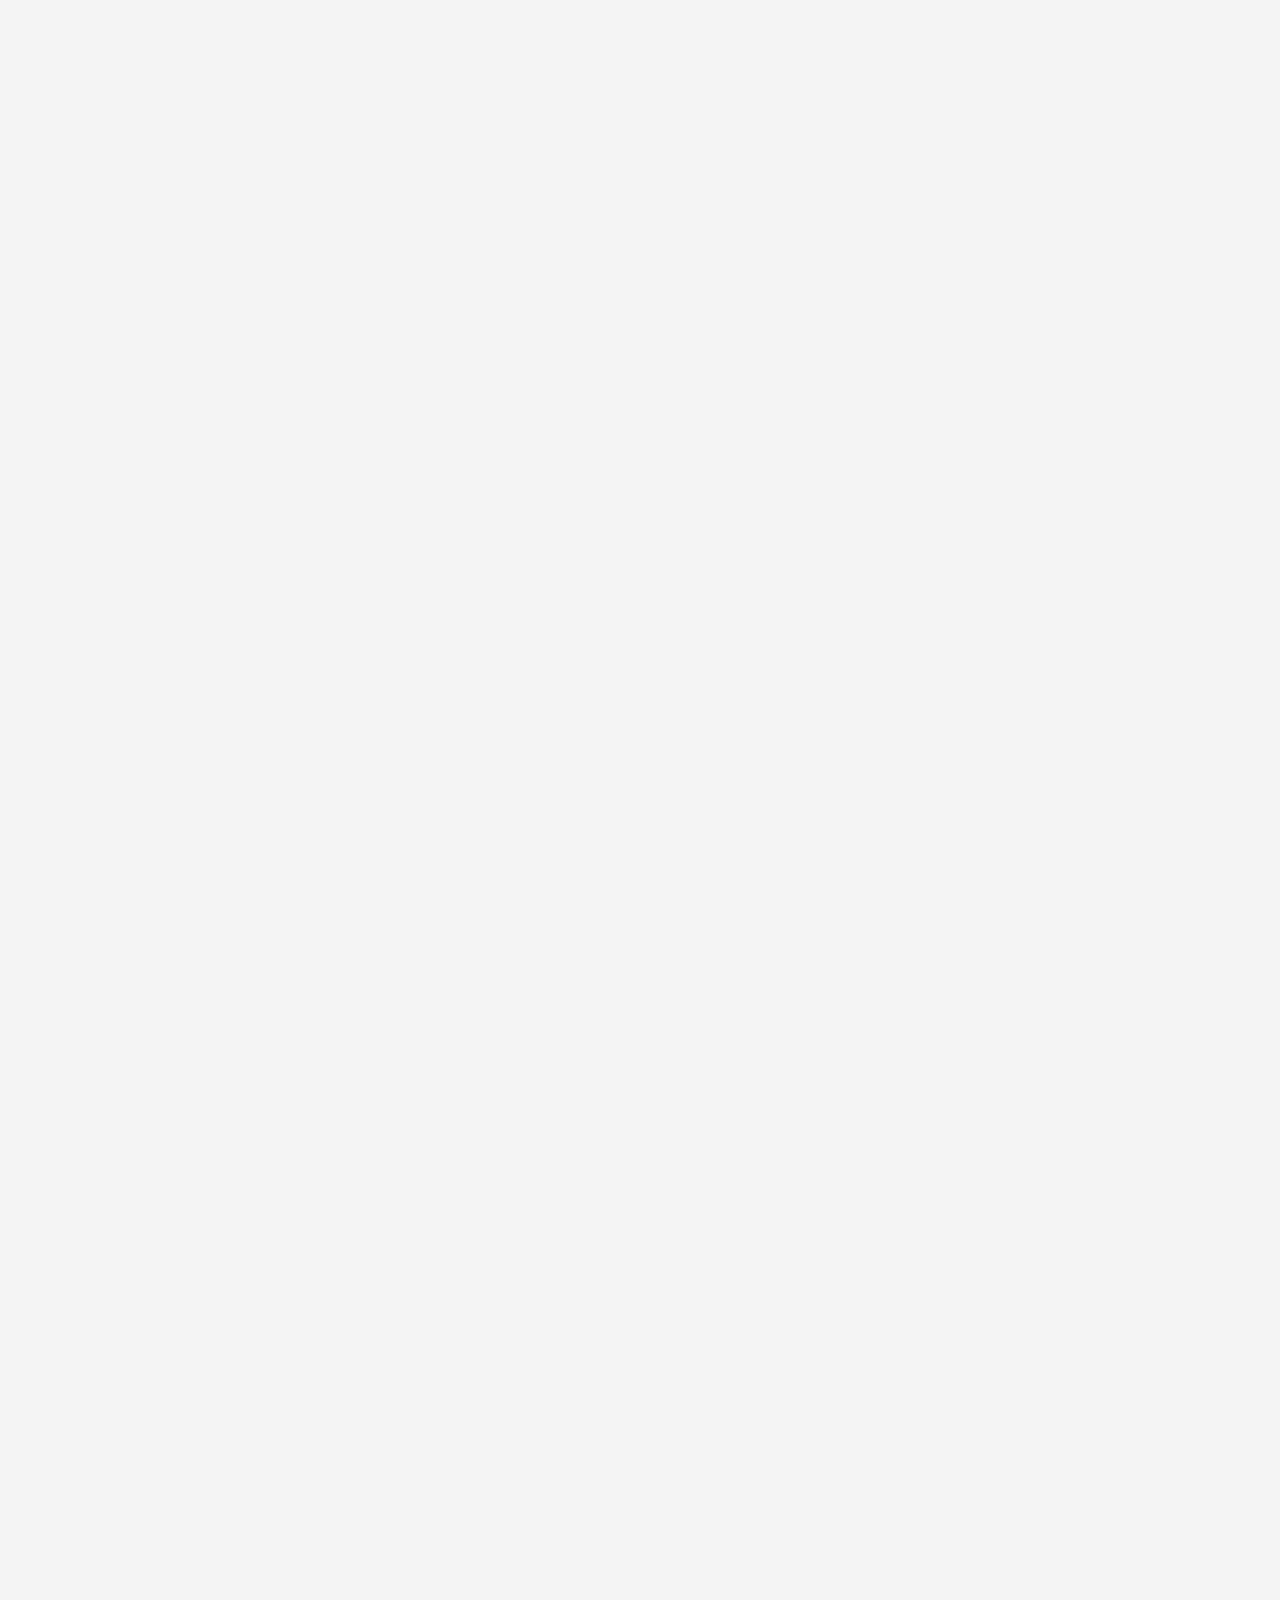
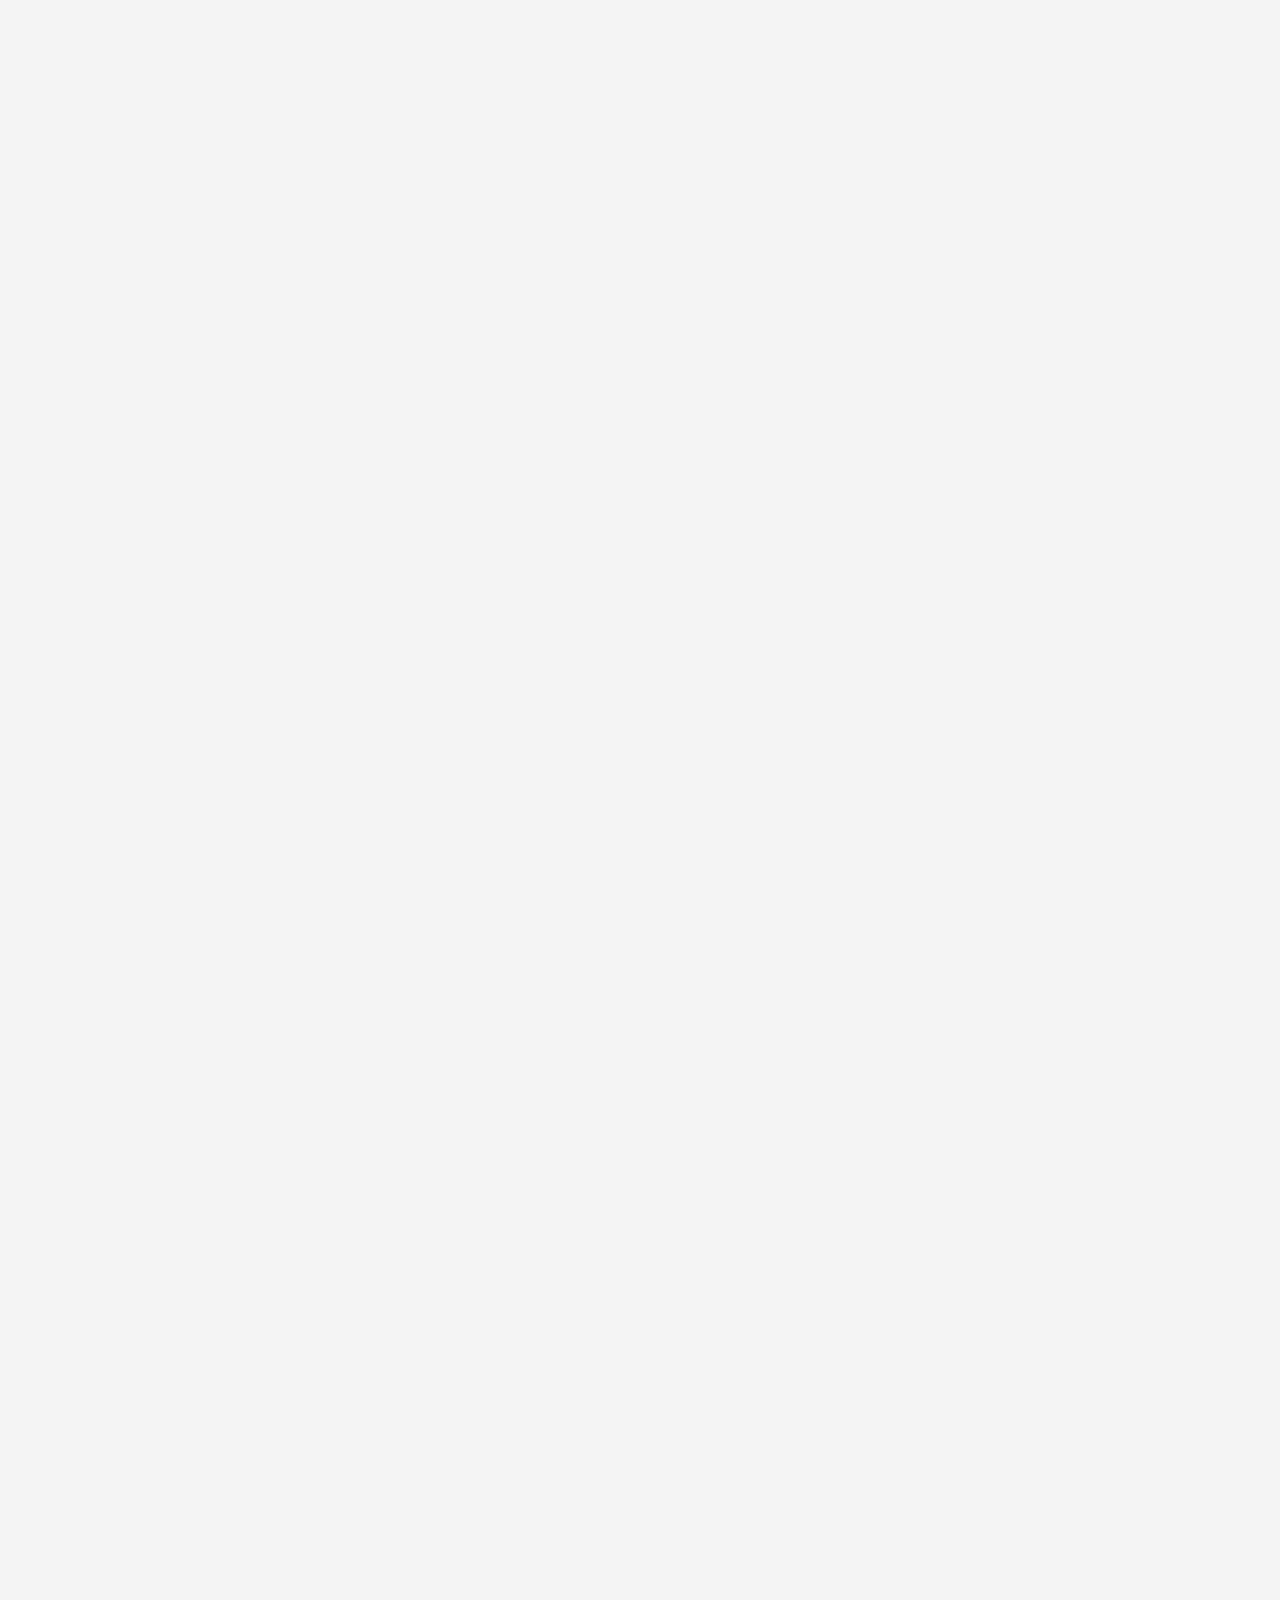
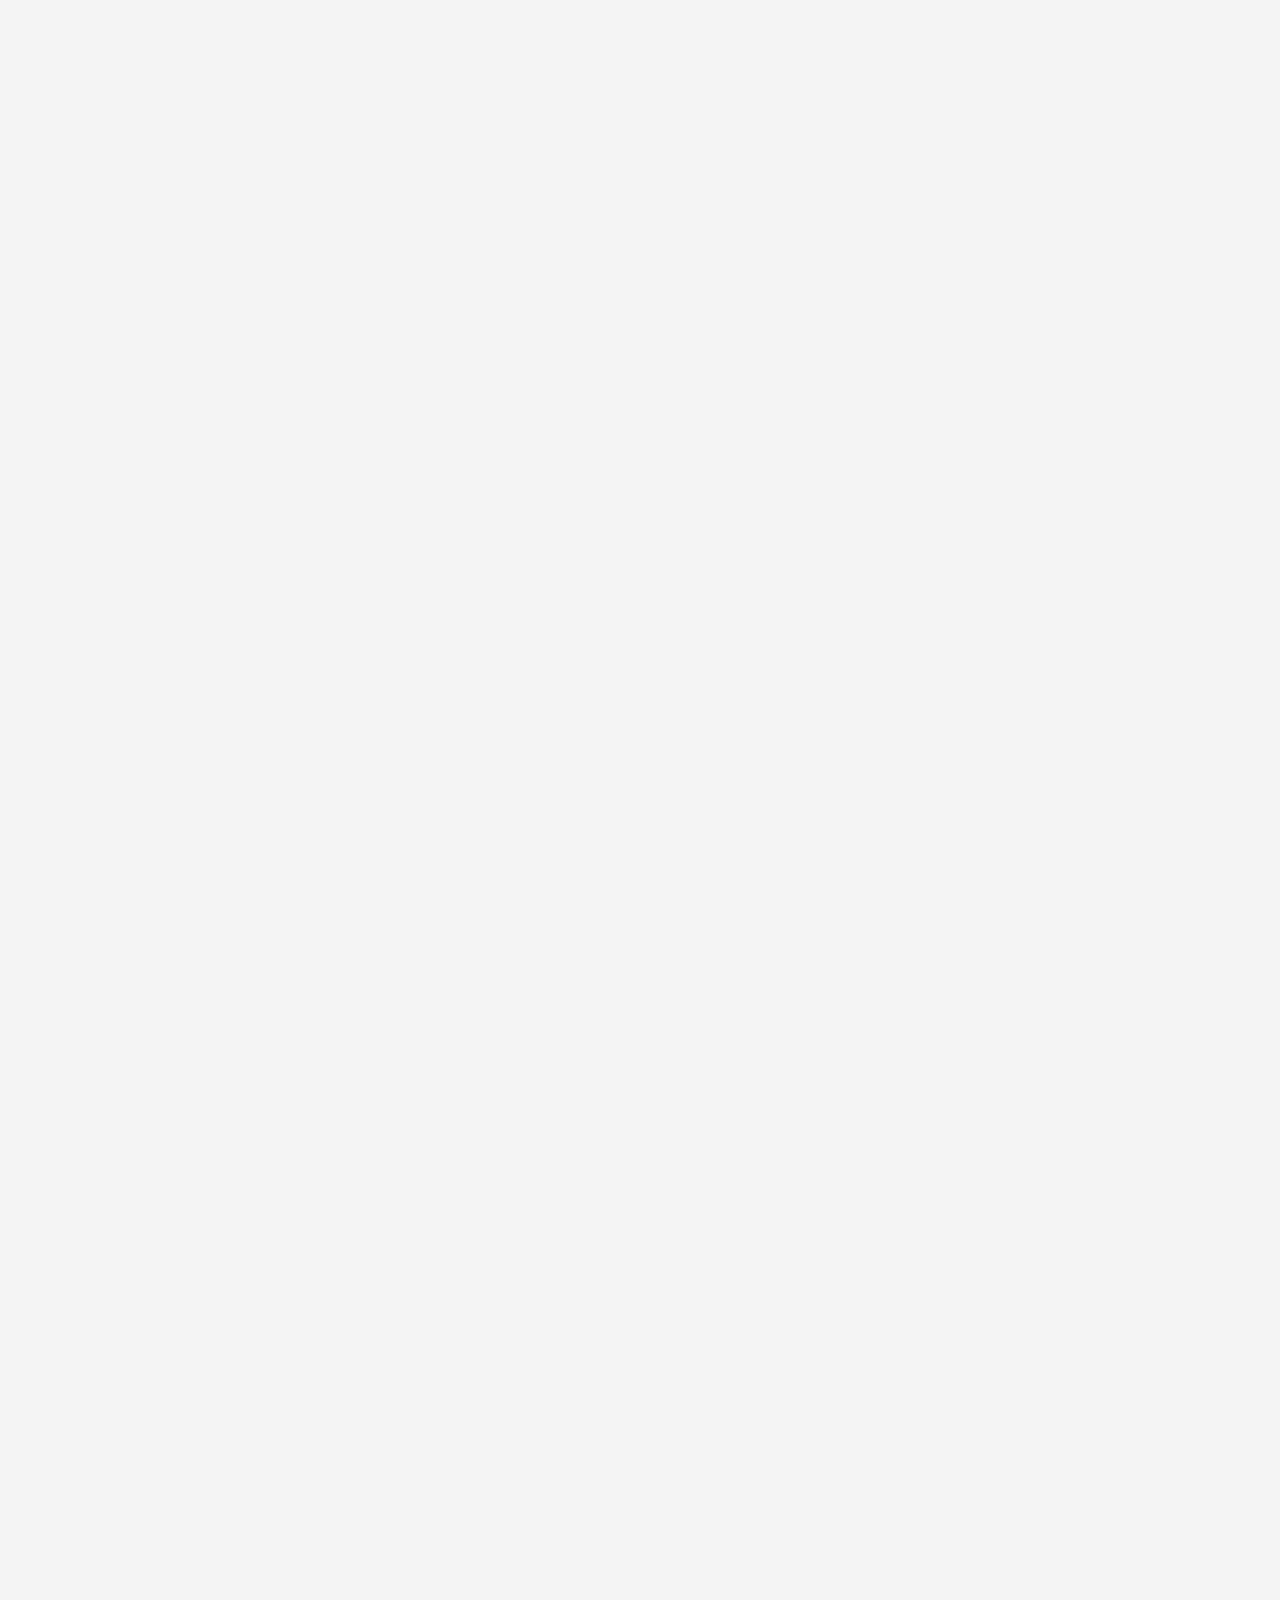
<file: SobreNosotros.html>
<!DOCTYPE html>
<html lang="es">
<head>
    <meta charset="UTF-8">
    <meta name="viewport" content="width=device-width, initial-scale=1.0">
    <title>Scroll Effect</title>
    <link rel="stylesheet" href="CSS/Sobrenosotros.css">
</head>
<body>

    <nav class="nav">
        <ul>
          <li><a href="donuts.html">DONUTS</a></li>
          <li><a href="frutas.html">FRUTAS</a></li>
          <li><a href="chocolates.html">CHOCOLATES</a></li>
          <li><a href="about_us.html">ABOUT US</a></li>
        </ul>
    </nav>
      
    
      <div class="flip-container">
        <div class="flip-card">
          <div class="flip-front">
            <a href="index.html">
              <img src="Recursos/logo.png" alt="Logo" class="logo"/>
            </a>
          </div>
          <div class="flip-back">
            <a href="index.html">INICIO</a>
          </div>
        </div>
      </div>


    <div class="content">
        <h1>DRIPS</h1>
        <div class="t1"><p class="paragraph">En Drips, no vendemos frutas, donuts veganos y chocolates ecológicos... te los hacemos desear. <img src="Recursos/Drips.png" alt=""></p></div>
        <div class="t2"><p class="paragraph"><img src="Recursos/Drips.png" alt="">Somos la tentación natural que se derrite en tu boca, sin culpas ni conservantes.</p></div>
        <div class="t1"><p class="paragraph">Nacimos del amor por lo orgánico, lo jugoso, lo que gotea placer sin dañar el planeta.<img src="Recursos/Drips.png" alt=""></p></div>
        <div class="t2"><p class="paragraph"><img src="Recursos/Drips.png" alt="">Cada fresa que ofrecemos está lista para ser mordida.</p></div>
        <div class="t1"><p class="paragraph">Cada donut es un anillo de dulzura plant-based que te hace cerrar los ojos.<img src="Recursos/Drips.png" alt=""></p></div>
        <div class="t2"><p class="paragraph"><img src="Recursos/Drips.png" alt="">El chocolate... ay, el chocolate, suave, oscuro y tan provocador como una noche sin límites.</p></div>
        <div class="t1"><p class="paragraph">¿Eco-friendly? Siempre. ¿Austero? <br> Jamás.<img src="Recursos/Drips.png" alt=""></p></div>
        <div class="t2"><p class="paragraph"><img src="Recursos/Drips.png" alt="">Somos el lado más travieso de lo saludable.</p></div>
        <div class="t1"><p class="paragraph">Porque cuidarte no tiene por qué ser aburrido. Y porque creemos que lo más sexy es lo natural.<img src="Recursos/Drips.png" alt=""></p></div>
        <div class="t2"><p class="paragraph"><img src="Recursos/Drips.png" alt="">Ven. Prueba. Lame. Repite. Drips <br> Placer ecológico que moja.</p></div>
      </div>

    <footer class="footer">
      <div class="footer-content">
        <div class="newsletter">
          <h2>Drips</h2>
          <form>
            <input type="email" placeholder="ESCRIBE TU EMAIL">
            <button type="submit">➔</button>
            <div class="checkbox">
              <input type="checkbox" id="privacy">
              <label for="privacy">I agree with the <a href="#">privacy policy</a> and <a href="#">terms of use</a>.</label>
            </div>
          </form>
         
        </div>
     
        <div class="footer-links">
          <div class="column">
            <h3>Products</h3>
            <ul>
              <li><a href="#">Frutas</a></li>
              <li><a href="#">Donuts</a></li>
              <li><a href="#">Chocolate</a></li>
  
            </ul>
          </div>
    
          <div class="column">
            <h3>Compañia</h3>
            <ul>
              <li><a href="#">Sobre Nosotros</a></li>
              <li><a href="#">Tiendas</a></li>
              <li><a href="#">Empleo</a></li>
            </ul>
          </div>
    
          <div class="column">
            <h3>Help</h3>
            <ul>
              <li><a href="#">Terms & Conditions</a></li>
              <li><a href="#">Privacy Policy</a></li>
            </ul>
          </div>
  
          <div class="column">
            <h3>RRSS</h3>
            <ul>
              <a href="#"><img src="Recursos/i.png" alt="Instagram"></a>
              <a href="#"><img src="Recursos/f.png" alt="Facebook"></a>
              <a href="#"><img src="Recursos/X.png" alt="X"></a>
            </ul>
          </div>
        </div>
      </div>
  
      <div>
        // aqui se pone las imagenes generadas para que se muevan siempre a la drecha 
      </div>
    </footer>

    <script src="JAVASCRIPT/sobrenosotros.js"></script>
</body>
</html>
</file>
<file: CSS/style.css>
body {
    margin: 0;
    font-family: "Inter", sans-serif;
    background-color: #fff8e7 ; /* Color de fondo */
  }
  
  .nav {
    position: absolute; 
    top: 0;
    width: 100%;
    z-index: 1000;
    display: flex;
    justify-content: center;
    align-items: center;
    padding: 1rem;
    gap: 2rem;
    background: transparent;
    transition: background-color 0.3s ease; /* transición para el cambio */
  }
  
  .nav:hover {
    background-color:  rgb(75, 31, 6);; /* se pone blanco cuando haces hover sobre el nav */
    color : rgb(255, 255, 255); /* se pone blanco cuando haces hover sobre el nav */  
  }
  
  .nav ul {
    list-style: none;
    display: flex;
    gap: 4rem;
    margin: 0;
    padding: 0;
  }
  
  .nav a {
    text-decoration: none;
    color: #5d3a00;
    font-weight: bolder;
    font-size: 15px;
    font-weight: 1000;
    padding: 0.5rem 1rem;
    transition: color 0.3s ease, background-color 0.3s ease, border-radius 0.3s ease;
  }
  
  .nav a:hover {
    background-color: rgb(139, 0, 47); /* Color del fondo en hover */
    border-radius: 5px; /* Bordes redondeados */
}
  .nav:hover a {
    color: #ffffff; /* o el color que quieras para texto general en hover del nav */
  }

  .nav a:hover {
    background-color: rgb(139, 0, 47); /* Color del fondo en hover */
    border-radius: 5px; /* Bordes redondeados */
}
  
  .logo {
    position: fixed;
    right: 2rem;
    top: 1rem;
    width: 80px;
    margin-top: 2.5rem;
  }
  
  .banner1 {
    width: 100%;
    height: 85vh;
    background-color: rgb(213, 214, 209);
  }

  /* Imagen del plátano */
.platano {
  position: absolute;
  rotate: 0deg; /* Rotar la imagen */
  left: -100px;
  height: 110%;
  object-fit: contain;
  pointer-events: none;
  transition: transform 0.1s ease-out; /* Suavizar la transición */
}

/* Imagen de drips */
.drips {
  position: absolute;
  top: 20%;
  right: 100px;
  height: 80%;
  object-fit: contain;
  pointer-events: none;
  transition: transform 0.1s ease-out; /* Suavizar la transición */
}


  .banner2 {
    height: 100vh;
    width: 100%;
    overflow-y: hidden;
    display: flex;
    flex-direction: column;
    scroll-behavior: smooth;
    position: relative;
  }

  .banner2 img {
    height: 100vh;
    width: 100%;
    object-fit: cover;
    display: block;
    flex-shrink: 0;
  }

  .selector-vertical{
    position: absolute;
    top: 140%;
    right: 20px;
    transform: translateY(-50%);
    display: flex;
    flex-direction: column;
    gap: 10px;
    z-index: 10;
    max-height: 80vh;
    padding: 10px 0;
    width: 70px;
  }

  .selector-vertical img{
    width: 50px;
    height: 50px;
    object-fit: cover;
    border-radius: 5px;
    cursor: pointer;
    transition: transform 0.3s ease, opacity 0.3s ease;
  }

  .selector-vertical img:hover{
    transform: scale(1.1);
    opacity: 0.8;
  }
  
  .selector-vertical .activo img {
    border: 2px solid #fff;
  }


h2 {
    margin-left: 30px;
    font-size: 2rem;
    margin-top: 8rem;
    color: rgb(139, 0, 47); 
    text-align: center;
    font-size: 40px;
  }
  
  .items {
    display: flex;
    flex-wrap: wrap;
    gap: 2rem;
    padding: 3rem;
    justify-content: center;
  }
  
  .items img {
    width: 250px;
    height: 250px;
    object-fit: cover;
    border-radius: 10px;
    transition: transform 0.3s ease;
  }
  
  .items img:hover {
    transform: scale(1.1); /* efecto zoom al pasar el ratón */
  }

  footer{
    background-color: #D8BFAA ; /* Color de fondo del footer */
    color: white; /* Color del texto del footer */
  }
</file>
<file: CSS/style2.css>
body {
  margin: 0;
  font-family: "Inter", sans-serif;
  background-color: #fff8e7;
  }

  .nav {
    font-family: "Inter", sans-serif;
    width: 100%;
    position: absolute;
    top: 0;
    z-index: 1000;
    display: flex;
    justify-content: center;
    align-items: center;
    background: transparent;
    transition: background-color 0.3s ease;
  }
  
  .nav:hover {
    background-color: rgb(75, 31, 6);
    color: rgb(255, 255, 255);
  }
  
  .nav ul {
    list-style: none;
    display: flex;
    gap: 4rem;
  
  }
  
  .nav a {
    text-decoration: none;
    color: #5d3a00;
    font-weight: 1000;
    font-size: 15px;
    padding: 0.5rem 1rem;
    transition: color 0.3s ease, background-color 0.3s ease, border-radius 0.3s ease;
  }
  
  .nav a:hover {
    background-color: rgb(139, 0, 47);
    border-radius: 5px;
  }
  
  .nav:hover a {
    color: #ffffff;
  }
  
.logo {
  position: fixed;
  right: 2rem;
  top: 1rem;
  width: 80px;
}

  .banner1 {
    width: 100%;
    height: 85vh;
    background-color: #fff8e7;
  }

  /*BANNER DONUT*/
  .bannerdonnut {
    position: relative;
    width: 100%;
    height: 85vh;
    background-color: rgb(213, 214, 209);
    overflow: hidden;
    z-index: 1; 
  }
  
  .donuts-container {
    position: relative;
    width: 100%;
    height: 100%;
    display: flex;
    justify-content: center; 
    align-items: center; 
  }
  
  .donuts {
    width: 62%;
    height: auto; 
    object-fit: contain;
    z-index: 1; 
  }
  
  .yum {
    position: absolute; 
    width: 90%;
    z-index: 10; 

  }
  
  .yum1 {
    top: 20%;
    left: 5%; 
  }
  
  .yum2 {
    top: 38%;
    left: 5%; 
  }
  
  .yum3 {
    top: 56%;
    left: 5%; 
  }
  
  /*BANNER FRUTAS*/
  .bannerfrutas {
    position: relative;
    width: 100%;
    height: 85vh;
    background-color: rgb(213, 214, 209);
    overflow: hidden;
    z-index: 1; 
  }
  
  .frutas-container {
    position: relative;
    width: 100%;
    height: 100%;
  }
  
  .frutas {
    position: absolute;         /* Permite posicionar libremente dentro del contenedor */
    top: -100px;                   /* Sube la imagen (ajusta según sea necesario) */
    right: -3%;                 /* La empuja más allá del borde derecho */
    width: 45%;
    height: auto;
    object-fit: contain;
    z-index: 1;
    transform: rotate(20deg);    /* Rota ligeramente hacia la derecha */
  }
  
  .frutas-texto {
    position: absolute;
    left: 5%;               /* Alinea a la izquierda */
    top: 50%;
    transform: translateY(-50%); /* Centra verticalmente */
    color: #ffffff;         /* Color del texto, ajusta a gusto */
    line-height: 1;    
    z-index: 2;
  }
  
  .frutas-texto p {
    font-size: 100px;
    font-weight: bold;
    margin: 0.5rem 0;       /* Espaciado vertical suave */
  }

  /*BANNER CHOCOLATE*/
  .bannerchocolates {
    position: relative;
    width: 100%;
    height: 85vh;
    background-color: rgb(232, 230, 228);
    overflow: hidden;
    z-index: 1; 
  }
  
  .chocolates-container {
    position: relative;
    width: 100%;
    height: 100%;
  }
  
  .chocolates {
    position: absolute;         /* Permite posicionar libremente dentro del contenedor */    
    width: 100%;
    top: 17px;
    height: auto;
    object-fit: contain;
    z-index: 1;
  }
  

  h2 {
    margin-left: 30px;
    font-size: 2rem;
    margin-top: 5rem;
    color: rgb(139, 0, 47); 
    text-align: center;
    font-size: 40px;
  }

  /*Tarjetas de donuts*/
  .caja {
    perspective: 1000px;
    width: 400px;
    height: 450px;
  }
  
  
  
  .tarjeta {
    width: 100%;
    height: 100%;
    position: relative;
    transform-style: preserve-3d;
    transition: transform 0.8s;
  }
  
  .caja:hover .tarjeta {
    transform: rotateY(180deg);
  }
  
  .cara {
    position: absolute;
    width: 100%;
    height: 100%;
    backface-visibility: hidden;
    border-radius: 20px;
    overflow: hidden;
  }
  
  .cara-delante img {
    width: 100%;
    height: 100%;
    object-fit: cover;
  }
  
  .cara-detras {
    background-color: rgb(139, 0, 47);
    color: white;
    transform: rotateY(180deg);
    font-size: 1rem;
    text-align: center;
    padding-top: 10%;
 


    .descripcion {
      padding-left: 1vw;
      padding-right: 1vw;
    }
  }

  .caja {
    background-color: white;
    border-radius: 20px;
    box-shadow: 0 8px 20px rgba(0, 0, 0, 0.1);
    overflow: hidden;
    width: 220px;
    transition: transform 0.3s ease, box-shadow 0.3s ease;
    cursor: pointer;
    margin: 20px;
    object-fit: cover;
  }
  
 

  .caja img {
    width: 100%;
    height: 100%;
    object-fit: cover;
    border-radius: 20px;
  }

  .items {
    display: flex;
    flex-wrap: wrap;
    gap: 2rem;
    padding: 20rem;
    padding-top: 5rem;
    padding-bottom: 5rem;
    margin-left: 5rem;
    justify-content: center;
    display: grid;
    grid-template-columns: repeat(3, 1fr); /* 3 columnas iguales */

  }

  .flip-container {
  position: fixed;
  perspective: 1000px;
  width: 150px; /* ajusta según el tamaño del logo */
  height: 150px;
  right: 2rem;
  top: 1rem;
  z-index: 3;
}

.flip-card {
  width: 100%;
  height: 100%;
  transition: transform 0.6s;
  transform-style: preserve-3d;
  position: relative;
}

.flip-container:hover .flip-card {
  transform: rotateY(180deg);
}

.flip-front, .flip-back {
  position: absolute;
  width: 100%;
  height: 100%;
  backface-visibility: hidden;
  display: flex;
  align-items: center;
  justify-content: center;
  border-radius: 50%; /* opcional, si quieres que sea redondo */
  overflow: hidden;
}

.flip-front {
  background-color: transparent;
}

.flip-back {
  color: #5d3a00;
  transform: rotateY(180deg);
  text-align: center;
  font-size: 1rem;
  padding-top: 10px;

}

a{
  text-decoration: none;
 color: #5d3a00;
 text-decoration: none;
  color: #5d3a00;
  font-weight: bolder;
  font-size: 15px;
  font-weight: 1000;
  padding: 0.5rem 1rem;
  transition: color 0.3s ease, background-color 0.3s ease, border-radius 0.3s ease;
}


svg{
  margin-bottom: -3.5vw;
}

.footer {
  background-color: #5d3a00;
  color: white;
  font-family: 'Helvetica Neue', sans-serif;
  H2{
    color: white;
  }
}

.footer-content {
  display: flex;
  flex-wrap: wrap;
  grid-template-columns: 2fr 1fr 1fr 1fr;
  grid-template-rows: 2fr;
  gap: 2rem;
  justify-content: center;
  margin-bottom: 1VW;
}

.newsletter {
margin-right: 8vw;
}

.newsletter h2 {
  margin-top: 0vw;
  font-size: 48px;
  margin-bottom: 20px;
  font-weight: bold;
}

.newsletter form {
  display: flex;
  flex-direction: column;
}

.newsletter input[type="email"] {
  background: transparent;
  border: none;
  border-bottom: 1px solid white;
  font-size: 16px;
  margin-bottom: 10px;
}

.newsletter button {
  background: none;
  border: none;
  font-size: 24px;
  cursor: pointer;
  margin-top: 10px;
}

.checkbox {
  margin-top: 10px;
  font-size: 12px;
}

.checkbox label a {
  text-decoration: underline;
    color: white;
}

.social {
  margin-top: 40px;
}

.social h3 {
  font-size: 20px;
  margin-bottom: 10px;
}

.social a {
  margin-right: 10px;
}

.footer-links {
  display: flex;
  gap: 60px;
}

.column h3 {
  font-size: 24px;
  margin-bottom: 15px;
  font-weight: bold;
}

.column ul {
  list-style: none;
  padding: 0;
}

.column ul li {
  margin-bottom: 8px;
  font-size: 14px;
}

.column ul li a {
  text-decoration: none;
  color: white;
}

.column img {
  width: 50px;
  height: 50px;
  object-fit: cover;
  border-radius: 5px;
  cursor: pointer;
  transition: transform 0.3s ease, opacity 0.3s ease;
}

.marquee {
  width: 100%;
  overflow: hidden;
  background-color:transparent;
}

.marquee-track {
  display: flex;
  width: max-content;
  animation: scroll-marquee 15s linear infinite;
  img{
    width: 150px; /* Ajusta el tamaño de las imágenes según sea necesario */
    height: 150px;
    object-fit: cover;
    border-radius: 5px;
    margin-right: 120px; /* Espacio entre imágenes */
  }
}
 .abajo{
    background-color: #5d3a00;
  }
.marquee-track span {
  white-space: nowrap;
  padding-right: 0.5rem; 
  font-size: 1.2rem;
  font-weight: bold;
  color: #5d3a00; 
 
}

@keyframes scroll-marquee {
  0% {
    transform: translateX(0);
  }
  100% {
    transform: translateX(-25%);
  }
}

@keyframes scroll-marquee {
  0% {
    transform: translateX(0);
  }
  100% {
    transform: translateX(-25%);
  }
}
</file>
<file: CSS/Sobrenosotros.css>
* {
    margin: 0;
    padding: 0;
    box-sizing: border-box;
}

body {
    font-family: Arial, sans-serif;
    background-color: #f4f4f4;
    height: 200%; /* Aumentamos la altura del cuerpo de la página para permitir scroll */
}

.content {
    max-width: 1000px;
    margin: 0 auto;
    padding: 20px;
}

h1 {
    font-size: 10em;
    text-align: center;
    margin-bottom: 20px;
    margin-top: 3em;
}

.paragraph {
    opacity: 0;
    transition: opacity 1s ease-in-out;
    margin: 5em 0;
}

p{
    font-size: 5em;
    line-height: 1.5;
    color: rgb(139, 0, 47);
    margin-top: 5em;
}

footer {
    background-color: #333;
    color: white;
    text-align: center;
    padding: 20px;
    margin-top: 20px;
}

.visible {
    opacity: 1;
}

.nav {
    position: absolute; 
    top: 0;
    width: 100%;
    z-index: 1000;
    display: flex;
    justify-content: center;
    align-items: center;
    padding: 1rem;
    gap: 2rem;
    background: transparent;
    transition: background-color 0.3s ease; /* transición para el cambio */
  }
  
  .nav:hover {
    background-color:  rgb(75, 31, 6);; /* se pone blanco cuando haces hover sobre el nav */
    color : rgb(255, 255, 255); /* se pone blanco cuando haces hover sobre el nav */  
  }
  
  .nav ul {
    list-style: none;
    display: flex;
    gap: 4rem;
    margin: 0;
    padding: 0;
  }
  
  .nav a {
    text-decoration: none;
    color: #5d3a00;
    font-weight: bolder;
    font-size: 15px;
    font-weight: 1000;
    padding: 0.5rem 1rem;
    transition: color 0.3s ease, background-color 0.3s ease, border-radius 0.3s ease;
  }
  
  .nav a:hover {
    background-color: rgb(139, 0, 47); /* Color del fondo en hover */
    border-radius: 5px; /* Bordes redondeados */
}
  .nav:hover a {
    color: #ffffff; /* o el color que quieras para texto general en hover del nav */
  }

  .nav a:hover {
    background-color: rgb(139, 0, 47); /* Color del fondo en hover */
    border-radius: 5px; /* Bordes redondeados */
}
  
  .logo {
    position: fixed;
    right: 2rem;
    top: 1rem;
    width: 80px;
    margin-top: 2.5rem;
  }

  .flip-container {
    position: fixed;
    perspective: 1000px;
    width: 150px; /* ajusta según el tamaño del logo */
    height: 150px;
    right: 2rem;
    top: 1rem;
  }
  
  .flip-card {
    width: 100%;
    height: 100%;
    transition: transform 0.6s;
    transform-style: preserve-3d;
    position: relative;
  }
  
  .flip-container:hover .flip-card {
    transform: rotateY(180deg);
  }
  
  .flip-front, .flip-back {
    position: absolute;
    width: 100%;
    height: 100%;
    backface-visibility: hidden;
    display: flex;
    align-items: center;
    justify-content: center;
    border-radius: 50%; /* opcional, si quieres que sea redondo */
    overflow: hidden;
  }
  
  .flip-front {
    background-color: transparent;
  }
  
  .flip-back {
    color: #5d3a00;
    transform: rotateY(180deg);
    text-align: center;
    font-size: 1rem;
    padding-top: 10px;
  
  }


  a{
    text-decoration: none;
   color: #5d3a00;
   text-decoration: none;
    color: #5d3a00;
    font-weight: bolder;
    font-size: 15px;
    font-weight: 1000;
    padding: 0.5rem 1rem;
    transition: color 0.3s ease, background-color 0.3s ease, border-radius 0.3s ease;
  }

  .footer {
    background-color: #b25443;
    color: black;
    padding: 60px 40px;
    font-family: 'Helvetica Neue', sans-serif;
  }
  
  .footer-content {
    display: flex;
    flex-wrap: wrap;
    grid-template-columns: 2fr 1fr 1fr 1fr; /* 4 columnas */
    grid-template-rows: 2fr; 
    gap: 2rem;
    justify-content: center;

  }
  
  .newsletter h2 {
    font-size: 48px;
    margin-bottom: 20px;
    font-weight: bold;
  }
  
  .newsletter form {
    display: flex;
    flex-direction: column;
  }
  

  .newsletter{
    grid-column: 1 / 2; /* columna 1 */
    grid-row: 0 / 1; /* ocupa desde la fila 1 hasta la 3 */
    h2{
      margin: auto;
      margin-bottom: 1vw;
    }
    margin-right: 5vw;
  }

  .newsletter input[type="email"] {
    background: transparent;
    border: none;
    border-bottom: 1px solid black;
    font-size: 16px;
    margin-bottom: 10px;
  }
  
  .newsletter button {
    background: none;
    border: none;
    font-size: 24px;
    cursor: pointer;
    margin-top: 10px;
  }
  
  .checkbox {
    margin-top: 10px;
    font-size: 12px;
  }
  
  .checkbox label a {
    text-decoration: underline;
  }
  
  .social {
    margin-top: 40px;
  }
  
  .social h3 {
    font-size: 20px;
    margin-bottom: 10px;
  }
  
  .social a {
    margin-right: 10px;
  }
  
  .footer-links {
    display: flex;
    gap: 60px;
    margin-top: 40px;
  }
  
  .column h3 {
    font-size: 24px;
    margin-bottom: 15px;
    font-weight: bold;
  }
  
  .column ul {
    list-style: none;
    padding: 0;
  }
  
  .column ul li {
    margin-bottom: 8px;
    font-size: 14px;
  }
  
  .column ul li a {
    text-decoration: none;
    color: black;
  }

  .column img{
    width: 50px;
    height: 50px;
    object-fit: cover;
    border-radius: 5px;
    cursor: pointer;
    transition: transform 0.3s ease, opacity 0.3s ease;
  }
</file>
